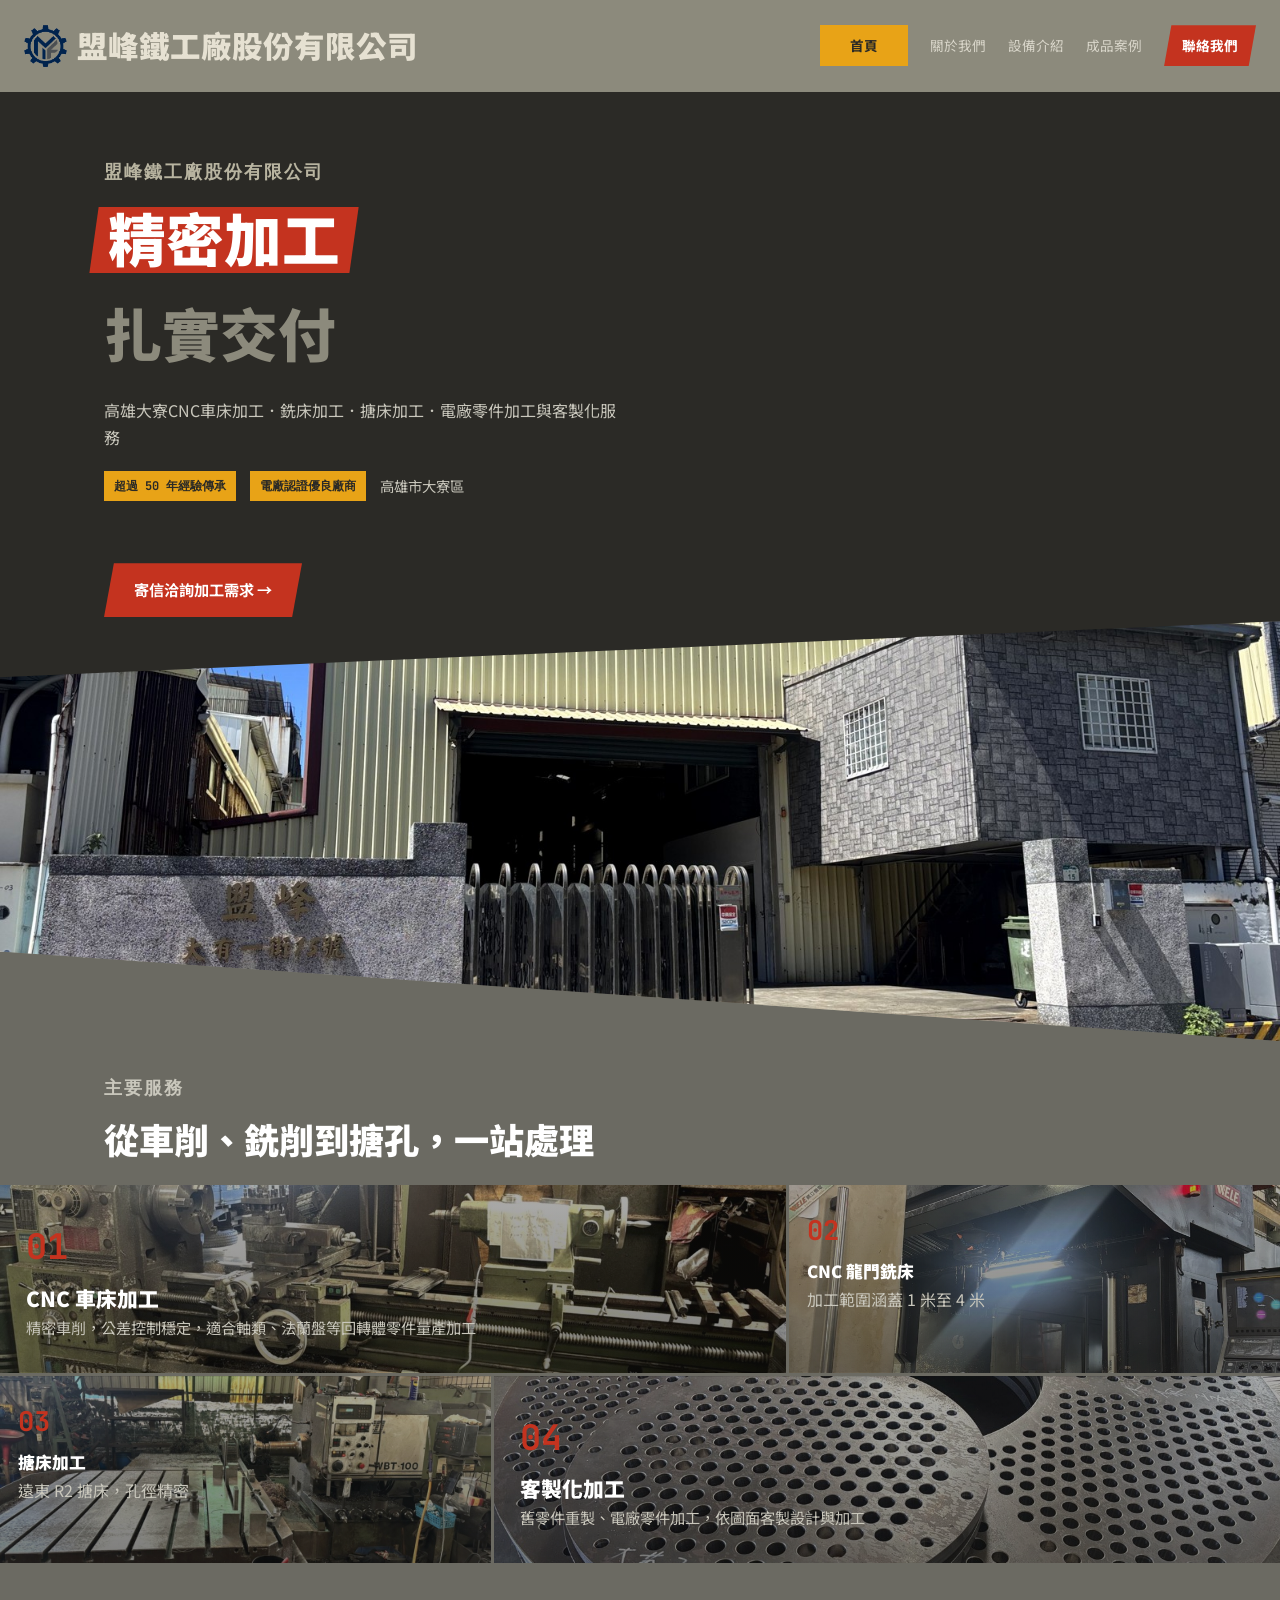
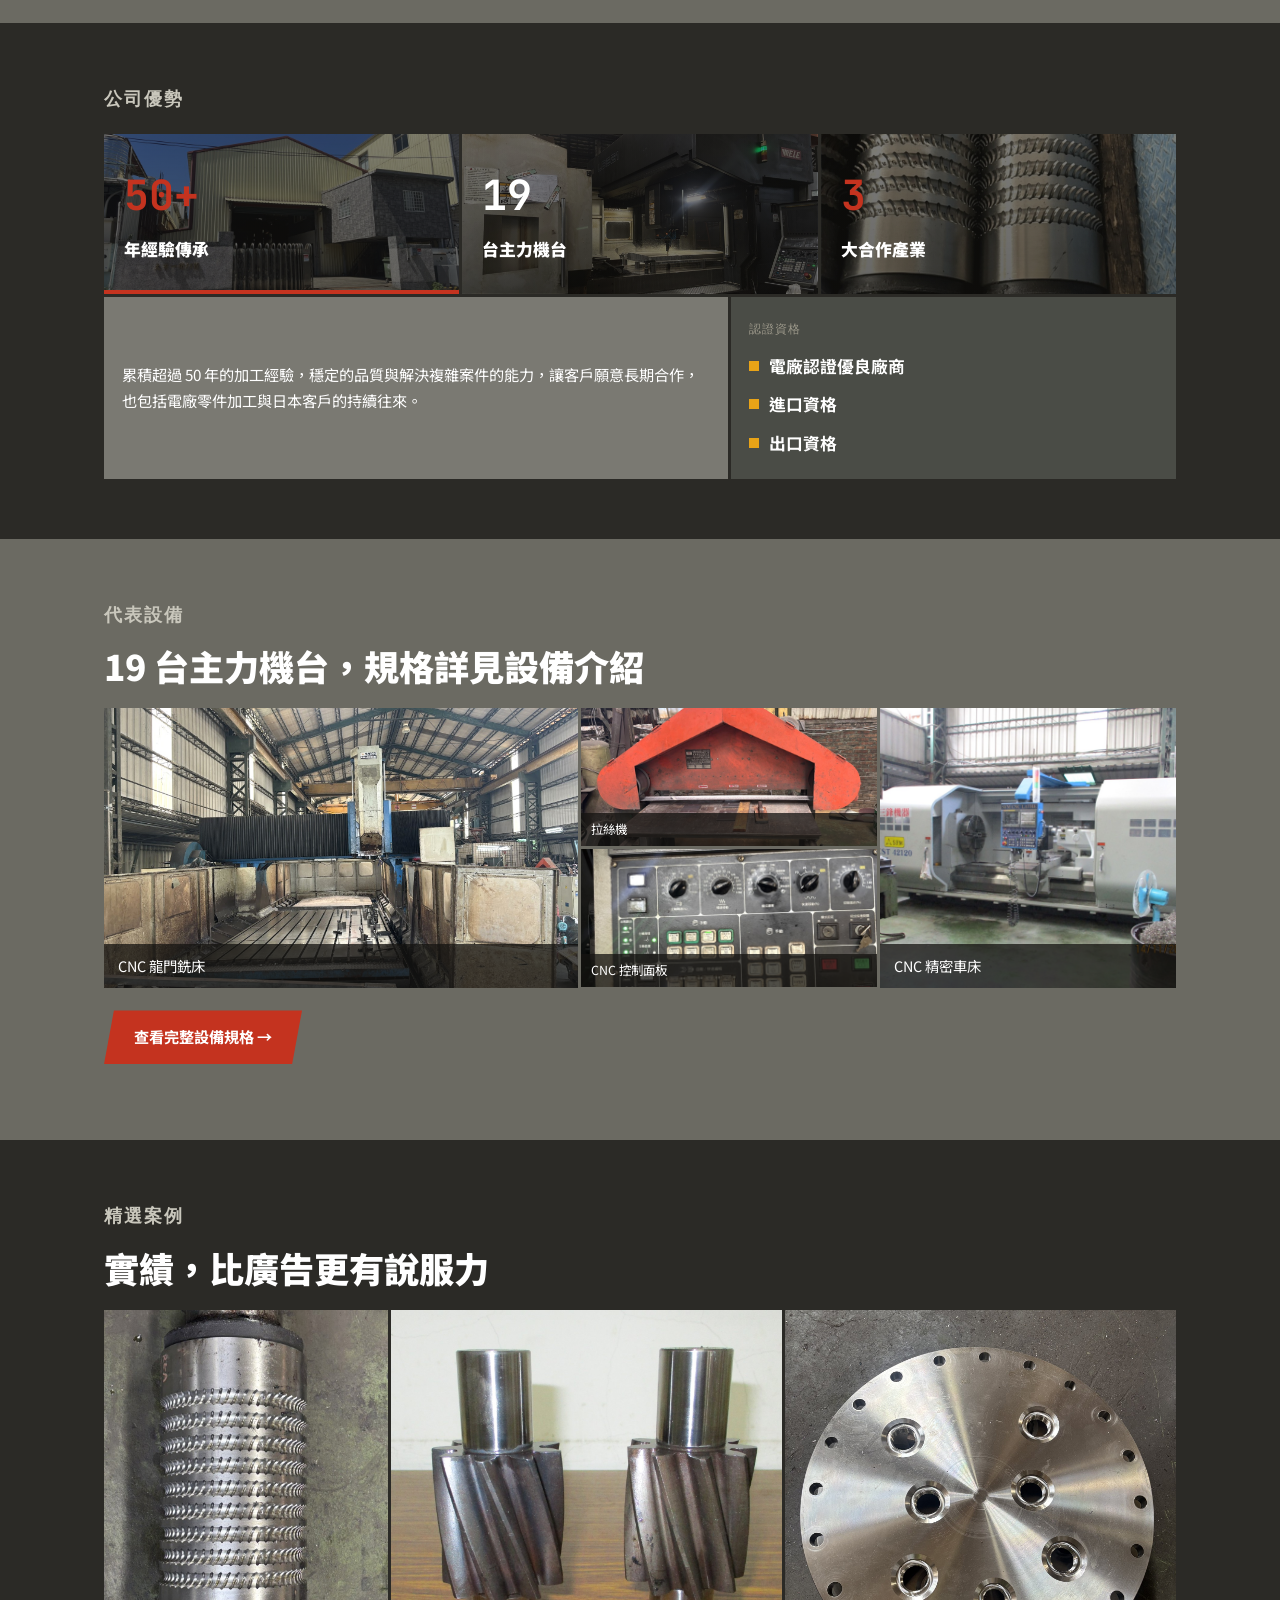
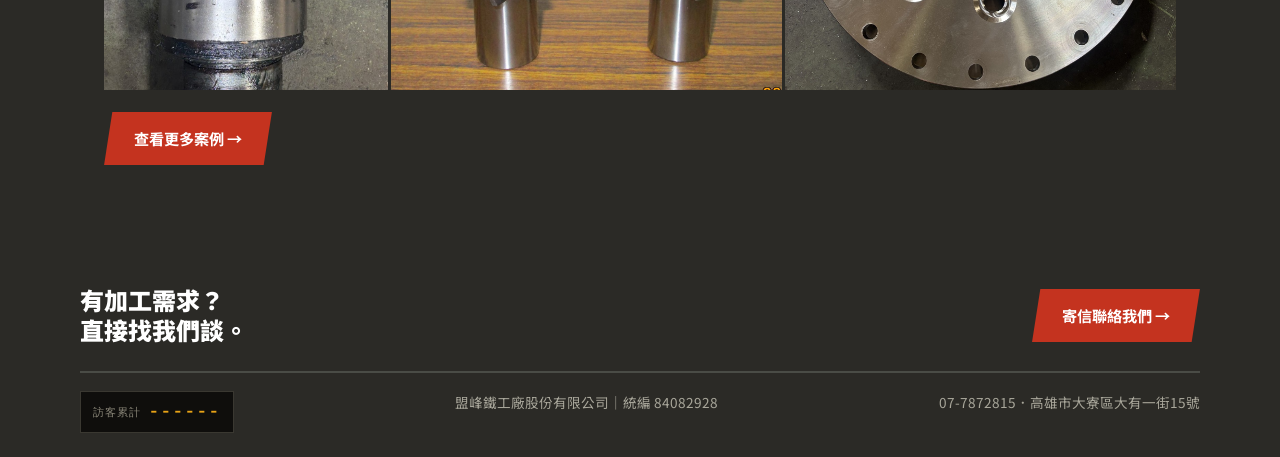
<file: index.html>
<!DOCTYPE html>
<html lang="zh-Hant">
<head>
<!-- Google tag (gtag.js) -->
<script async src="https://www.googletagmanager.com/gtag/js?id=G-X0F6Q9TNQD"></script>
<script>
  window.dataLayer = window.dataLayer || [];
  function gtag(){dataLayer.push(arguments);}
  gtag('js', new Date());
  gtag('config', 'G-X0F6Q9TNQD');
</script>

<meta charset="UTF-8">
<meta name="viewport" content="width=device-width, initial-scale=1.0">
<title>盟峰鐵工廠股份有限公司｜高雄大寮CNC車床加工．銑床加工．搪床加工</title>
<meta name="description" content="盟峰鐵工廠股份有限公司，前身協豐鐵工廠創立於1967年，兩代傳承超過50年，高雄大寮在地機械加工廠，專精 CNC 車床、龍門銑床、搪床加工，電廠認證優良廠商，與日本客戶長期合作。">
<link rel="preconnect" href="https://fonts.googleapis.com">
<link href="https://fonts.googleapis.com/css2?family=Noto+Sans+TC:wght@400;500;700;900&family=JetBrains+Mono:wght@500;700&display=swap" rel="stylesheet">
<link rel="icon" type="image/png" href="images/logo.png?v=2">
<link rel="canonical" href="https://mon-fon.com/">
<meta property="og:type" content="website">
<meta property="og:title" content="盟峰鐵工廠股份有限公司｜高雄大寮CNC車床加工．銑床加工．搪床加工">
<meta property="og:description" content="盟峰鐵工廠股份有限公司，前身協豐鐵工廠創立於1967年，兩代傳承超過50年，高雄大寮在地機械加工廠，專精 CNC 車床、龍門銑床、搪床加工，電廠認證優良廠商，與日本客戶長期合作。">
<meta property="og:url" content="https://mon-fon.com/">
<meta property="og:image" content="https://mon-fon.com/images/logo.png">
<meta property="og:locale" content="zh_TW">
<meta name="twitter:card" content="summary_large_image">
<meta name="twitter:title" content="盟峰鐵工廠股份有限公司｜高雄大寮CNC車床加工．銑床加工．搪床加工">
<meta name="twitter:description" content="盟峰鐵工廠股份有限公司，前身協豐鐵工廠創立於1967年，兩代傳承超過50年，高雄大寮在地機械加工廠，專精 CNC 車床、龍門銑床、搪床加工，電廠認證優良廠商，與日本客戶長期合作。">
<meta name="twitter:image" content="https://mon-fon.com/images/logo.png">
<meta name="theme-color" content="#C4331F">
<meta name="format-detection" content="telephone=no">
<script type="application/ld+json">
{
  "@context": "https://schema.org",
  "@type": "Organization",
  "name": "盟峰鐵工廠股份有限公司",
  "url": "https://mon-fon.com/",
  "logo": "https://mon-fon.com/images/logo.png",
  "image": "https://mon-fon.com/images/logo.png",
  "description": "盟峰鐵工廠股份有限公司，前身協豐鐵工廠創立於1967年，兩代傳承超過50年，高雄大寮在地機械加工廠，專精 CNC 車床、龍門銑床、搪床加工，電廠認證優良廠商。"
}
</script>
<script type="application/ld+json">
{
  "@context": "https://schema.org",
  "@type": "WebSite",
  "name": "盟峰鐵工廠股份有限公司",
  "url": "https://mon-fon.com/",
  "inLanguage": "zh-TW"
}
</script>
<script type="application/ld+json">
{
  "@context": "https://schema.org",
  "@type": "LocalBusiness",
  "name": "盟峰鐵工廠股份有限公司",
  "url": "https://mon-fon.com/",
  "image": "https://mon-fon.com/images/logo.png",
  "telephone": "+886-7-7872815",
  "email": "monfon@seed.net.tw",
  "address": {
    "@type": "PostalAddress",
    "streetAddress": "大有一街15號",
    "addressLocality": "大寮區",
    "addressRegion": "高雄市",
    "addressCountry": "TW"
  },
  "geo": {
    "@type": "GeoCoordinates",
    "latitude": 22.5886138,
    "longitude": 120.4278328
  }
}
</script>
<link rel="stylesheet" href="css/style.css">
</head>
<body>

<nav class="site-nav">
  <a href="index.html" style="display:flex; align-items:center; gap:10px;"><img src="images/logo.png" alt="盟峰鐵工廠" style="height:42px; width:auto; display:block;"><span class="logo">盟峰鐵工廠股份有限公司</span></a>
  <button class="nav-toggle" aria-label="開啟選單">☰</button>
  <div class="nav-links">
    <a href="index.html" class="active">首頁</a>
    <a href="about.html">關於我們</a>
    <a href="equipment.html">設備介紹</a>
    <a href="projects.html">成品案例</a>
    <a href="contact.html" class="nav-cta">聯絡我們</a>
  </div>
</nav>

<section class="hero diag-top" style="background:var(--ink); padding:64px 0 60px; --cut-a:56px; z-index:3;">
  <div class="wrap">
    <div class="eyebrow" style="color:#B8B4A0;">盟峰鐵工廠股份有限公司</div>
    <h1 class="skew-highlight"><span>精密加工</span></h1>
    <h1 style="color:var(--steel-light); margin-top:-6px;">扎實交付</h1>
    <p class="hero-sub" style="color:#C9C7BC; max-width:520px;">高雄大寮CNC車床加工．銑床加工．搪床加工．電廠零件加工與客製化服務</p>
    <div class="hero-meta">
      <span class="tag-credential">超過 50 年經驗傳承</span>
      <span class="tag-credential">電廠認證優良廠商</span>
      <span style="color:#C9C7BC; font-size:0.9rem;">高雄市大寮區</span>
    </div>
    <a href="mailto:monfon@seed.net.tw" class="btn" style="display:inline-block; margin-top:22px;">寄信洽詢加工需求 →</a>
  </div>
</section>

<div class="diag-follow diag-bottom-alt" style="--cut-a:56px; --cut-b:90px; position:relative; z-index:2; min-height:min(46vw,420px); background:var(--steel-light);">
  <img src="images/hero-machining.jpg" alt="加工中的機台" style="position:absolute; inset:0; width:100%; height:100%; object-fit:cover; z-index:0;">
</div>

<section class="bold-section diag-follow-alt" style="--cut-b:90px; padding-top:120px; position:relative; z-index:1;">
  <div class="wrap">
    <div class="eyebrow">主要服務</div>
    <h2>從車削、銑削到搪孔，一站處理</h2>
  </div>
  <div class="tight-grid" style="grid-template-columns:1.6fr 1fr; margin-top:24px;">
    <div class="tight-block" style="padding:32px 26px; position:relative; overflow:hidden; background-image:linear-gradient(rgba(20,19,16,0.35),rgba(20,19,16,0.55)), url('images/svc-lathe-bg.jpg'); background-size:cover; background-position:center;">
      <span class="big-idx" style="font-size:2.2rem;">01</span>
      <h3 style="font-size:1.3rem;">CNC 車床加工</h3>
      <p style="font-size:0.95rem;">精密車削，公差控制穩定，適合軸類、法蘭盤等回轉體零件量產加工</p>
    </div>
    <div class="tight-block raised" style="position:relative; overflow:hidden; background-image:linear-gradient(rgba(20,19,16,0.35),rgba(20,19,16,0.55)), url('images/svc-bg-02.jpg'); background-size:cover; background-position:center;"><span class="big-idx">02</span><h3>CNC 龍門銑床</h3><p style="font-size:1rem;">加工範圍涵蓋 1 米至 4 米</p></div>
  </div>
  <div class="tight-grid" style="grid-template-columns:1fr 1.6fr; margin-top:3px;">
    <div class="tight-block raised" style="position:relative; overflow:hidden; background-image:linear-gradient(rgba(20,19,16,0.35),rgba(20,19,16,0.55)), url('images/svc-bg-03.jpg'); background-size:cover; background-position:center;"><span class="big-idx">03</span><h3>搪床加工</h3><p style="font-size:1rem;">遠東 R2 搪床，孔徑精密</p></div>
    <div class="tight-block" style="padding:32px 26px; position:relative; overflow:hidden; background-image:linear-gradient(rgba(20,19,16,0.35),rgba(20,19,16,0.55)), url('images/svc-bg-perforated.jpg'); background-size:cover; background-position:center;">
      <span class="big-idx" style="font-size:2.2rem;">04</span>
      <h3 style="font-size:1.3rem;">客製化加工</h3>
      <p style="font-size:0.95rem;">舊零件重製、電廠零件加工，依圖面客製設計與加工</p>
    </div>
  </div>
</section>

<section class="bold-section darker">
  <div class="wrap">
    <div class="eyebrow">公司優勢</div>
    <div class="tight-grid" style="grid-template-columns:1fr 1fr 1fr; margin-top:20px;">
      <div class="tight-block" style="border-bottom:4px solid var(--accent); padding:26px 20px; position:relative; overflow:hidden; background-image:linear-gradient(rgba(20,19,16,0.55),rgba(20,19,16,0.65)), url('images/adv-bg-50yr.jpg'); background-size:cover; background-position:center;">
        <span class="big-idx" style="font-size:2.6rem;">50+</span>
        <h3 style="margin-top:2px;">年經驗傳承</h3>
      </div>
      <div class="tight-block raised" style="padding:26px 20px; position:relative; overflow:hidden; background-image:linear-gradient(rgba(20,19,16,0.5),rgba(20,19,16,0.6)), url('images/adv-bg-machines.jpg'); background-size:cover; background-position:center;">
        <span class="big-idx" style="font-size:2.6rem; color:#fff;">19</span>
        <h3 style="margin-top:2px;">台主力機台</h3>
      </div>
      <div class="tight-block" style="padding:26px 20px; position:relative; overflow:hidden; background-image:linear-gradient(rgba(20,19,16,0.55),rgba(20,19,16,0.65)), url('images/adv-bg-partners.jpg'); background-size:cover; background-position:center;">
        <span class="big-idx" style="font-size:2.6rem;">3</span>
        <h3 style="margin-top:2px;">大合作產業</h3>
      </div>
    </div>
    <div class="tight-grid" style="grid-template-columns:1.4fr 1fr; margin-top:3px;">
      <div class="tight-block raised" style="display:flex; align-items:center;">
        <p style="color:#fff; margin:0; font-size:0.95rem; line-height:1.7;">累積超過 50 年的加工經驗，穩定的品質與解決複雜案件的能力，讓客戶願意長期合作，也包括電廠零件加工與日本客戶的持續往來。</p>
      </div>
      <div class="tight-block" style="display:flex; flex-direction:column; justify-content:center;">
        <div style="font-family:var(--font-mono); font-size:0.75rem; color:#9C988A; letter-spacing:1px; margin-bottom:12px;">認證資格</div>
        <div style="display:flex; align-items:center; gap:10px; margin-bottom:10px;">
          <span style="width:10px; height:10px; background:var(--credential); flex-shrink:0;"></span>
          <span style="color:#fff; font-size:1.05rem; font-weight:700;">電廠認證優良廠商</span>
        </div>
        <div style="display:flex; align-items:center; gap:10px; margin-bottom:10px;">
          <span style="width:10px; height:10px; background:var(--credential); flex-shrink:0;"></span>
          <span style="color:#fff; font-size:1.05rem; font-weight:700;">進口資格</span>
        </div>
        <div style="display:flex; align-items:center; gap:10px;">
          <span style="width:10px; height:10px; background:var(--credential); flex-shrink:0;"></span>
          <span style="color:#fff; font-size:1.05rem; font-weight:700;">出口資格</span>
        </div>
      </div>
    </div>
  </div>
</section>

<section class="bold-section">
  <div class="wrap">
    <div class="eyebrow">代表設備</div>
    <h2>19 台主力機台，規格詳見設備介紹</h2>

    <div class="tight-grid" style="grid-template-columns:1.6fr 1fr 1fr; margin-top:20px;">
      <div style="position:relative; height:280px; overflow:hidden;">
        <img src="images/equip-gantry-main.jpg" alt="CNC 龍門銑床" style="width:100%; height:100%; object-fit:cover; display:block;">
        <div style="position:absolute; bottom:0; left:0; right:0; background:rgba(20,19,16,0.75); color:#fff; font-size:0.9rem; padding:10px 14px;">CNC 龍門銑床</div>
      </div>
      <div style="display:flex; flex-direction:column; gap:3px;">
        <div style="position:relative; height:138px; overflow:hidden;">
          <img src="images/equip-carousel-2.jpg" alt="拉絲機" style="width:100%; height:100%; object-fit:cover; display:block;">
          <div style="position:absolute; bottom:0; left:0; right:0; background:rgba(20,19,16,0.75); color:#fff; font-size:0.78rem; padding:6px 10px;">拉絲機</div>
        </div>
        <div style="position:relative; height:138px; overflow:hidden;">
          <img src="images/control-panel.jpg" alt="CNC 控制面板" style="width:100%; height:100%; object-fit:cover; display:block;">
          <div style="position:absolute; bottom:0; left:0; right:0; background:rgba(20,19,16,0.75); color:#fff; font-size:0.78rem; padding:6px 10px;">CNC 控制面板</div>
        </div>
      </div>
      <div style="position:relative; height:280px; overflow:hidden;">
        <img src="images/equip-cnc-lathe.jpg" alt="CNC 精密車床" style="width:100%; height:100%; object-fit:cover; display:block;">
        <div style="position:absolute; bottom:0; left:0; right:0; background:rgba(20,19,16,0.75); color:#fff; font-size:0.9rem; padding:10px 14px;">CNC 精密車床</div>
      </div>
    </div>

    <p style="margin-top:22px;"><a href="equipment.html" class="btn" style="display:inline-block;">查看完整設備規格 →</a></p>
  </div>
</section>

<section class="bold-section darker">
  <div class="wrap">
    <div class="eyebrow">精選案例</div>
    <h2>實績，比廣告更有說服力</h2>
    <div class="tight-grid" style="grid-template-columns:0.8fr 1.1fr 1.1fr; margin-top:20px;">
      <div style="position:relative; overflow:hidden; height:380px; background:var(--steel-dark);">
        <img src="images/case-rollers-12.jpg" alt="軋鋼滾輪" style="width:100%; height:100%; object-fit:cover; display:block;">
      </div>
      <div style="position:relative; overflow:hidden; height:380px; background:var(--steel-dark);">
        <img src="images/case-custom-12.jpg" alt="客製化零件加工" style="width:100%; height:100%; object-fit:cover; display:block;">
      </div>
      <div style="position:relative; overflow:hidden; height:380px; background:var(--steel-dark);">
        <img src="images/case-plant-3.jpg" alt="電廠零件加工" style="width:100%; height:100%; object-fit:cover; display:block;">
      </div>
    </div>
    <p style="margin-top:22px;"><a href="projects.html" class="btn" style="display:inline-block;">查看更多案例 →</a></p>
  </div>
</section>

<footer class="site-footer">
  <div class="wrap" style="padding:0;">
    <div class="footer-cta">
      <h2>有加工需求？<br>直接找我們談。</h2>
      <a href="mailto:monfon@seed.net.tw" class="btn">寄信聯絡我們 →</a>
    </div>
    <div class="footer-rule"></div>
    <div class="footer-info">
      <div class="visitor-scoreboard"><span class="label">訪客累計</span><span class="num" id="visitor-count-num">------</span></div>
      <div>盟峰鐵工廠股份有限公司｜統編 84082928</div>
      <div>07-7872815．高雄市大寮區大有一街15號</div>
    </div>
  </div>
</footer>

<script src="js/main.js"></script>
</body>
</html>
</file>
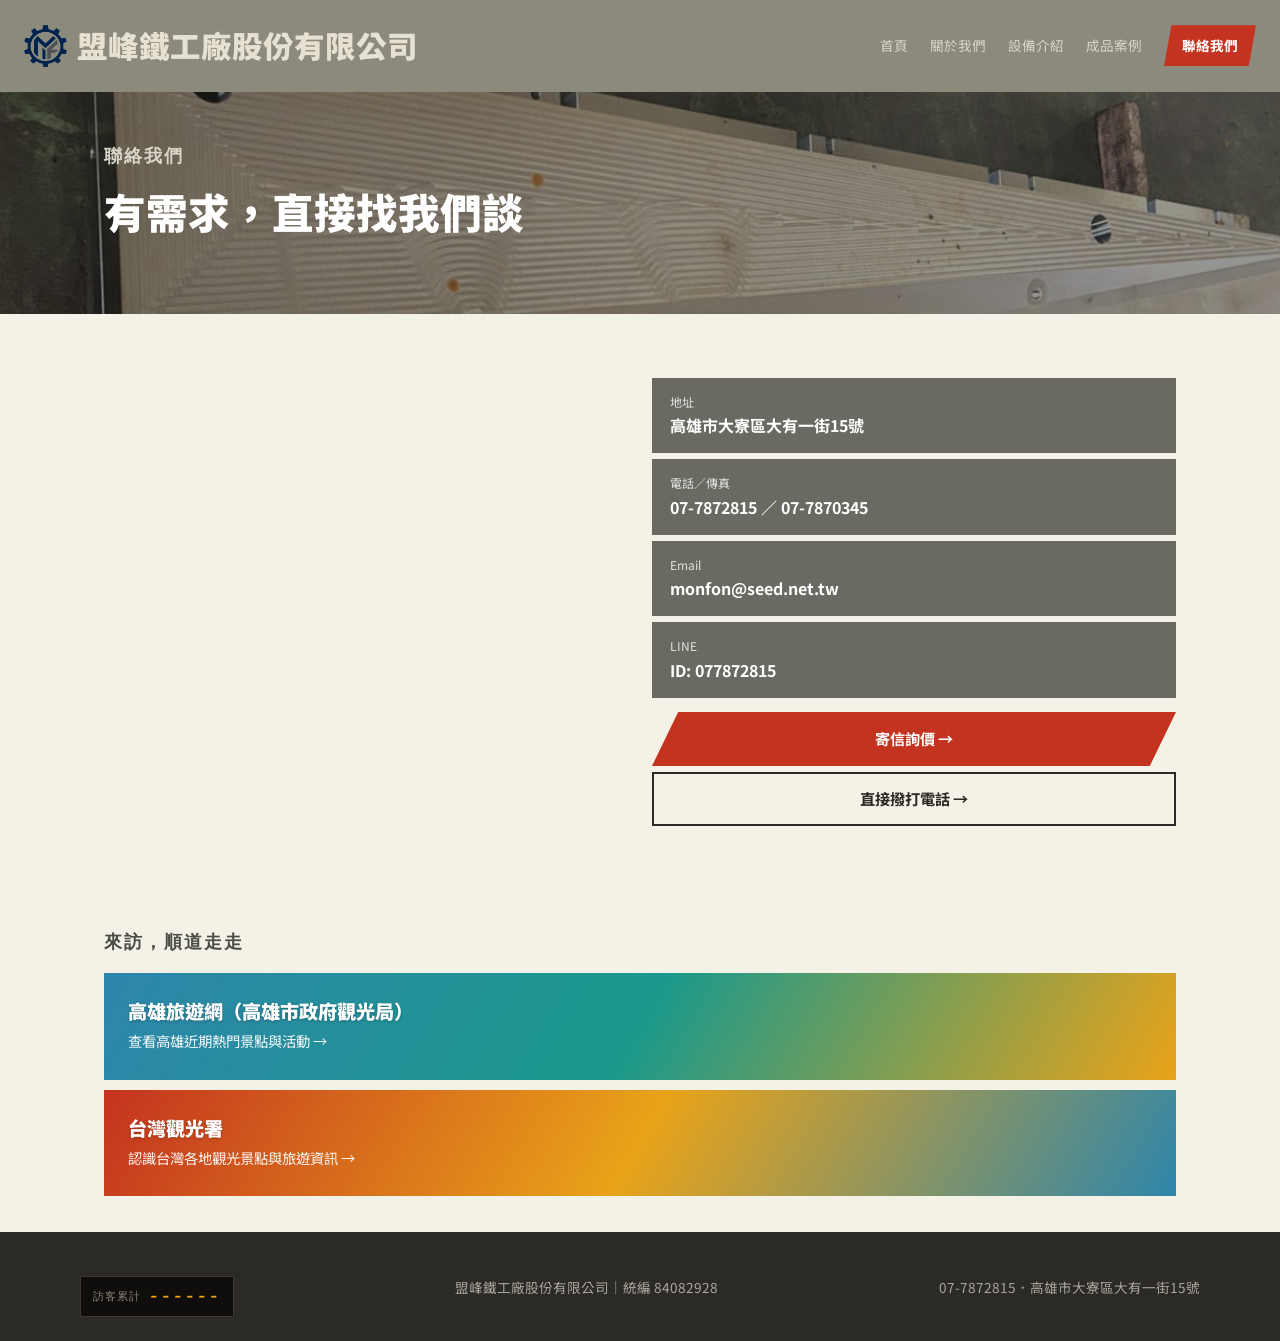
<file: contact.html>
<!DOCTYPE html>
<html lang="zh-Hant">
<head>
<!-- Google tag (gtag.js) -->
<script async src="https://www.googletagmanager.com/gtag/js?id=G-X0F6Q9TNQD"></script>
<script>
  window.dataLayer = window.dataLayer || [];
  function gtag(){dataLayer.push(arguments);}
  gtag('js', new Date());
  gtag('config', 'G-X0F6Q9TNQD');
</script>

<meta charset="UTF-8">
<meta name="viewport" content="width=device-width, initial-scale=1.0">
<title>聯絡我們｜盟峰鐵工廠股份有限公司</title>
<meta name="description" content="盟峰鐵工廠股份有限公司聯絡方式，地址：高雄市大寮區大有一街15號，電話：07-7872815。">
<link rel="preconnect" href="https://fonts.googleapis.com">
<link href="https://fonts.googleapis.com/css2?family=Noto+Sans+TC:wght@400;500;700;900&family=JetBrains+Mono:wght@500;700&display=swap" rel="stylesheet">
<link rel="icon" type="image/png" href="images/logo.png?v=2">
<link rel="canonical" href="https://mon-fon.com/contact.html">
<meta property="og:type" content="website">
<meta property="og:title" content="聯絡我們｜盟峰鐵工廠股份有限公司">
<meta property="og:description" content="盟峰鐵工廠股份有限公司聯絡方式，地址：高雄市大寮區大有一街15號，電話：07-7872815。">
<meta property="og:url" content="https://mon-fon.com/contact.html">
<meta property="og:image" content="https://mon-fon.com/images/logo.png">
<meta property="og:locale" content="zh_TW">
<meta name="twitter:card" content="summary_large_image">
<meta name="twitter:title" content="聯絡我們｜盟峰鐵工廠股份有限公司">
<meta name="twitter:description" content="盟峰鐵工廠股份有限公司聯絡方式，地址：高雄市大寮區大有一街15號，電話：07-7872815。">
<meta name="twitter:image" content="https://mon-fon.com/images/logo.png">
<meta name="theme-color" content="#C4331F">
<meta name="format-detection" content="telephone=no">
<script type="application/ld+json">
{
  "@context": "https://schema.org",
  "@type": "Organization",
  "name": "盟峰鐵工廠股份有限公司",
  "url": "https://mon-fon.com/",
  "logo": "https://mon-fon.com/images/logo.png",
  "image": "https://mon-fon.com/images/logo.png",
  "description": "盟峰鐵工廠股份有限公司，前身協豐鐵工廠創立於1967年，兩代傳承超過50年，高雄大寮在地機械加工廠，專精 CNC 車床、龍門銑床、搪床加工，電廠認證優良廠商。"
}
</script>
<script type="application/ld+json">
{
  "@context": "https://schema.org",
  "@type": "WebSite",
  "name": "盟峰鐵工廠股份有限公司",
  "url": "https://mon-fon.com/",
  "inLanguage": "zh-TW"
}
</script>
<script type="application/ld+json">
{
  "@context": "https://schema.org",
  "@type": "LocalBusiness",
  "name": "盟峰鐵工廠股份有限公司",
  "url": "https://mon-fon.com/",
  "image": "https://mon-fon.com/images/logo.png",
  "telephone": "+886-7-7872815",
  "email": "monfon@seed.net.tw",
  "address": {
    "@type": "PostalAddress",
    "streetAddress": "大有一街15號",
    "addressLocality": "大寮區",
    "addressRegion": "高雄市",
    "addressCountry": "TW"
  },
  "geo": {
    "@type": "GeoCoordinates",
    "latitude": 22.5886138,
    "longitude": 120.4278328
  }
}
</script>
<link rel="stylesheet" href="css/style.css">
</head>
<body>

<nav class="site-nav">
  <a href="index.html" style="display:flex; align-items:center; gap:10px;"><img src="images/logo.png" alt="盟峰鐵工廠" style="height:42px; width:auto; display:block;"><span class="logo">盟峰鐵工廠股份有限公司</span></a>
  <button class="nav-toggle" aria-label="開啟選單">☰</button>
  <div class="nav-links">
    <a href="index.html">首頁</a>
    <a href="about.html">關於我們</a>
    <a href="equipment.html">設備介紹</a>
    <a href="projects.html">成品案例</a>
    <a href="contact.html" class="nav-cta">聯絡我們</a>
  </div>
</nav>

<div class="page-head" style="position:relative; overflow:hidden; background:var(--ink);">
  <img src="images/contact-hero.jpg" alt="盟峰鐵工廠" style="position:absolute; inset:0; width:100%; height:100%; object-fit:cover; opacity:0.5;">
  <div class="wrap" style="position:relative; z-index:1;">
    <div class="eyebrow" style="color:#D8D5C9;">聯絡我們</div>
    <h1>有需求，直接找我們談</h1>
  </div>
</div>

<section class="section">
  <div class="wrap">
    <div class="grid-2" style="align-items:stretch;">

      <!--
        Google 地圖已嵌入盟峰鐵工廠實際地址位置
        如果之後公司位置有變動，把下面 src 網址裡的經緯度換成新地址的座標即可
        (可以到 Google Maps 搜尋新地址、右鍵點「這是哪裡？」就會顯示經緯度)
      -->
      <iframe
        src="https://www.google.com/maps?q=22.5886138,120.4278328&z=17&output=embed"
        style="width:100%; min-height:320px; border:0;"
        allowfullscreen=""
        loading="lazy"
        referrerpolicy="no-referrer-when-downgrade">
      </iframe>

      <div style="display:flex; flex-direction:column; gap:6px;">
        <div style="background:var(--steel); color:#fff; padding:14px 18px;">
          <div style="font-size:0.75rem; opacity:0.8;">地址</div>
          <div style="font-weight:700;">高雄市大寮區大有一街15號</div>
        </div>
        <div style="background:var(--steel); color:#fff; padding:14px 18px;">
          <div style="font-size:0.75rem; opacity:0.8;">電話／傳真</div>
          <div style="font-weight:700;">07-7872815 ／ 07-7870345</div>
        </div>
        <div style="background:var(--steel); color:#fff; padding:14px 18px;">
          <div style="font-size:0.75rem; opacity:0.8;">Email</div>
          <div style="font-weight:700;">monfon@seed.net.tw</div>
        </div>
        <div style="background:var(--steel); color:#fff; padding:14px 18px;">
          <div style="font-size:0.75rem; opacity:0.8;">LINE</div>
          <div style="font-weight:700;">ID: 077872815</div>
        </div>

        <a href="mailto:monfon@seed.net.tw?subject=網站詢價" class="btn" style="text-align:center; margin-top:8px;">寄信詢價 →</a>
        <a href="tel:0777872815" class="btn ghost" style="text-align:center; color:var(--ink) !important; border-color:var(--ink);">直接撥打電話 →</a>
      </div>
    </div>
  </div>
</section>

<!--
  來訪參考：老闆希望連到高雄市官方旅遊網站，不是自己列景點清單，
  之後如果想換成別的官方網站，改這個連結網址就好
-->
<section class="section" style="padding:36px 0;">
  <div class="wrap">
    <div class="eyebrow">來訪，順道走走</div>
    <a href="https://khh.travel/zh-tw/" target="_blank" rel="noopener" style="text-decoration:none; display:block; margin-top:16px; padding:26px 24px; background:linear-gradient(120deg, #2E86AB 0%, #1B998B 50%, #E9A319 100%); position:relative; overflow:hidden;">
      <h3 style="font-size:1.2rem; color:#fff; margin:0 0 6px; text-shadow:0 1px 3px rgba(0,0,0,0.25);">高雄旅遊網（高雄市政府觀光局）</h3>
      <p style="margin:0; font-size:0.9rem; color:#fff; opacity:0.95;">查看高雄近期熱門景點與活動 →</p>
    </a>
    <a href="https://www.taiwan.net.tw/" target="_blank" rel="noopener" style="text-decoration:none; display:block; margin-top:10px; padding:26px 24px; background:linear-gradient(120deg, #C4331F 0%, #E9A319 50%, #2E86AB 100%); position:relative; overflow:hidden;">
      <h3 style="font-size:1.2rem; color:#fff; margin:0 0 6px; text-shadow:0 1px 3px rgba(0,0,0,0.25);">台灣觀光署</h3>
      <p style="margin:0; font-size:0.9rem; color:#fff; opacity:0.95;">認識台灣各地觀光景點與旅遊資訊 →</p>
    </a>
  </div>
</section>

<footer class="site-footer">
  <div class="wrap" style="padding:0;">
    <div class="footer-info" style="margin-top:0;">
      <div class="visitor-scoreboard"><span class="label">訪客累計</span><span class="num" id="visitor-count-num">------</span></div>
      <div>盟峰鐵工廠股份有限公司｜統編 84082928</div>
      <div>07-7872815．高雄市大寮區大有一街15號</div>
    </div>
  </div>
</footer>

<script src="js/main.js"></script>
</body>
</html>
</file>
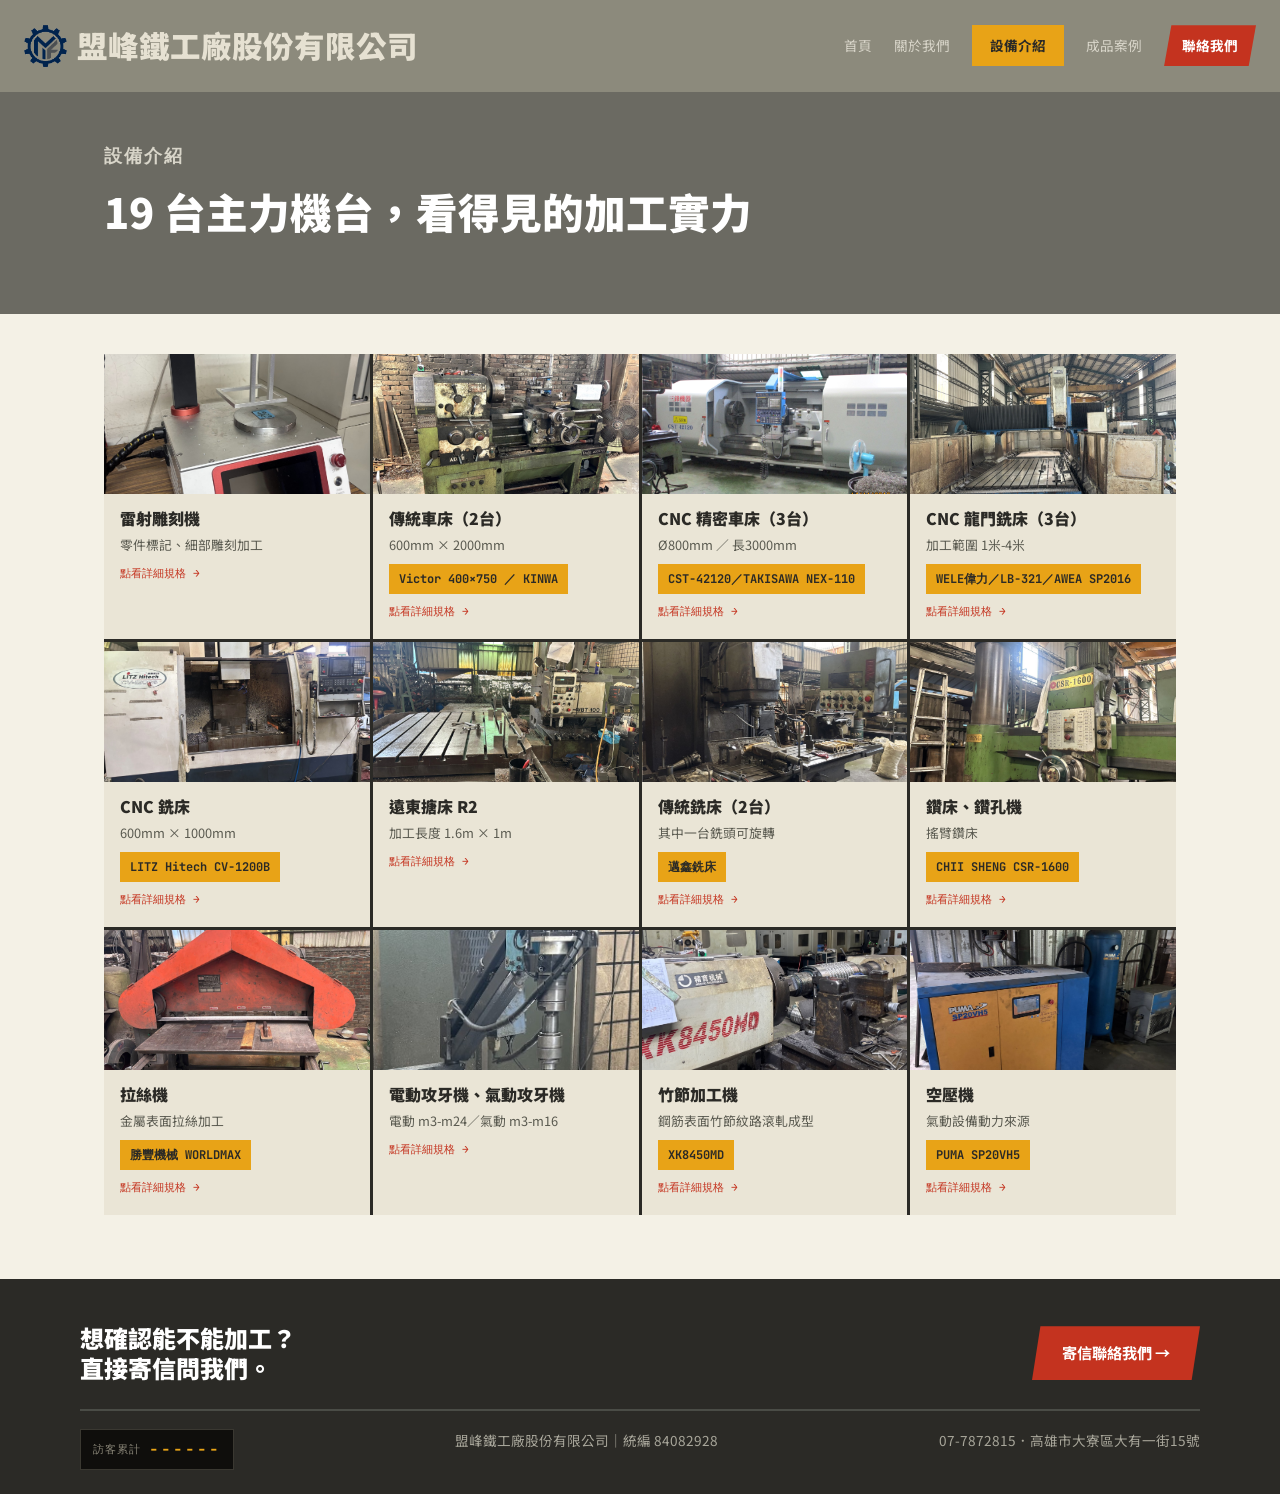
<file: equipment.html>
<!DOCTYPE html>
<html lang="zh-Hant">
<head>
<!-- Google tag (gtag.js) -->
<script async src="https://www.googletagmanager.com/gtag/js?id=G-X0F6Q9TNQD"></script>
<script>
  window.dataLayer = window.dataLayer || [];
  function gtag(){dataLayer.push(arguments);}
  gtag('js', new Date());
  gtag('config', 'G-X0F6Q9TNQD');
</script>

<meta charset="UTF-8">
<meta name="viewport" content="width=device-width, initial-scale=1.0">
<title>設備介紹｜高雄大寮CNC加工廠｜盟峰鐵工廠股份有限公司</title>
<meta name="description" content="盟峰鐵工廠設備介紹：CNC車床、龍門銑床、遠東搪床R2、雷射雕刻機等14項主力機台完整規格，高雄大寮在地機械加工廠。">
<link rel="preconnect" href="https://fonts.googleapis.com">
<link href="https://fonts.googleapis.com/css2?family=Noto+Sans+TC:wght@400;500;700;900&family=JetBrains+Mono:wght@500;700&display=swap" rel="stylesheet">
<link rel="icon" type="image/png" href="images/logo.png?v=2">
<link rel="canonical" href="https://mon-fon.com/equipment.html">
<meta property="og:type" content="website">
<meta property="og:title" content="設備介紹｜盟峰鐵工廠股份有限公司">
<meta property="og:description" content="盟峰鐵工廠設備介紹：CNC車床、龍門銑床、遠東搪床R2、雷射雕刻機等14項主力機台完整規格，高雄大寮在地機械加工廠。">
<meta property="og:url" content="https://mon-fon.com/equipment.html">
<meta property="og:image" content="https://mon-fon.com/images/logo.png">
<meta property="og:locale" content="zh_TW">
<meta name="twitter:card" content="summary_large_image">
<meta name="twitter:title" content="設備介紹｜盟峰鐵工廠股份有限公司">
<meta name="twitter:description" content="盟峰鐵工廠設備介紹：CNC車床、龍門銑床、遠東搪床R2、雷射雕刻機等19台主力機台完整規格，高雄大寮在地機械加工廠。">
<meta name="twitter:image" content="https://mon-fon.com/images/logo.png">
<meta name="theme-color" content="#C4331F">
<meta name="format-detection" content="telephone=no">
<script type="application/ld+json">
{
  "@context": "https://schema.org",
  "@type": "Organization",
  "name": "盟峰鐵工廠股份有限公司",
  "url": "https://mon-fon.com/",
  "logo": "https://mon-fon.com/images/logo.png",
  "image": "https://mon-fon.com/images/logo.png",
  "description": "盟峰鐵工廠股份有限公司，前身協豐鐵工廠創立於1967年，兩代傳承超過50年，高雄大寮在地機械加工廠，專精 CNC 車床、龍門銑床、搪床加工，電廠認證優良廠商。"
}
</script>
<script type="application/ld+json">
{
  "@context": "https://schema.org",
  "@type": "WebSite",
  "name": "盟峰鐵工廠股份有限公司",
  "url": "https://mon-fon.com/",
  "inLanguage": "zh-TW"
}
</script>
<script type="application/ld+json">
{
  "@context": "https://schema.org",
  "@type": "LocalBusiness",
  "name": "盟峰鐵工廠股份有限公司",
  "url": "https://mon-fon.com/",
  "image": "https://mon-fon.com/images/logo.png",
  "telephone": "+886-7-7872815",
  "email": "monfon@seed.net.tw",
  "address": {
    "@type": "PostalAddress",
    "streetAddress": "大有一街15號",
    "addressLocality": "大寮區",
    "addressRegion": "高雄市",
    "addressCountry": "TW"
  },
  "geo": {
    "@type": "GeoCoordinates",
    "latitude": 22.5886138,
    "longitude": 120.4278328
  }
}
</script>
<link rel="stylesheet" href="css/style.css">
</head>
<body>

<nav class="site-nav">
  <a href="index.html" style="display:flex; align-items:center; gap:10px;"><img src="images/logo.png" alt="盟峰鐵工廠" style="height:42px; width:auto; display:block;"><span class="logo">盟峰鐵工廠股份有限公司</span></a>
  <button class="nav-toggle" aria-label="開啟選單">☰</button>
  <div class="nav-links">
    <a href="index.html">首頁</a>
    <a href="about.html">關於我們</a>
    <a href="equipment.html" class="active">設備介紹</a>
    <a href="projects.html">成品案例</a>
    <a href="contact.html" class="nav-cta">聯絡我們</a>
  </div>
</nav>

<div class="page-head">
  <div class="wrap">
    <div class="eyebrow" style="color:#D8D5C9;">設備介紹</div>
    <h1>19 台主力機台，看得見的加工實力</h1>
  </div>
</div>

<!--
  ============================================================
  設備資料都寫在下面這個 EQUIPMENT 陣列裡，不在 HTML 裡面重複寫。
  之後要新增/修改設備，只要改這個陣列就好，網格跟彈出視窗會自動產生。

  每一台的欄位：
    name  = 設備名稱（一定要有）
    model = 型號（沒有就留空字串 ""）
    spec  = 簡短規格，會顯示在卡片上
    detail = 完整說明，點開才會顯示（可以寫更多字）
    photo = 之後放照片檔名，例如 "images/cnc-lathe.jpg"，現在先留空用色塊佔位
  ============================================================
-->
<script>
const EQUIPMENT = [
  { name: "雷射雕刻機", model: "", spec: "零件標記、細部雕刻加工", detail: "用於零件表面標記與細部雕刻加工，可標示型號、批號等資訊。", photos: ["equip-laser.jpg"] },
  { name: "傳統車床（2台）", model: "Victor 400×750 ／ KINWA", spec: "600mm × 2000mm", detail: "兩台傳統車床（Victor 400×750、KINWA金華），加工尺寸 600mm × 2000mm，適合中大型軸類零件車削。", photos: ["equip-old-lathe.jpg","equip-old-lathe-2.jpg"] },
  { name: "CNC 精密車床（3台）", model: "CST-42120／TAKISAWA NEX-110", spec: "Ø800mm ／ 長3000mm", detail: "三台 CNC 精密車床（CST-42120、TAKISAWA NEX-110），最大加工直徑 800mm，長度可達 3000mm，公差控制穩定，適合精密軸類、法蘭類零件量產加工。", photos: ["equip-cnc-lathe.jpg","equip-lathe-nex110.jpg"] },
  { name: "CNC 龍門銑床（3台）", model: "WELE偉力／LB-321／AWEA SP2016", spec: "加工範圍 1米-4米", detail: "三台龍門銑床（WELE偉力、LB-321、AWEA SP2016），分別為 2-3米、1-2米、3-4米三種加工範圍規格，因應不同尺寸的大型工件銑削需求。", photos: ["equip-gantry-main.jpg","equip-gantry-lb321.jpg","equip-gantry-3.jpg"] },
  { name: "CNC 銑床", model: "LITZ Hitech CV-1200B", spec: "600mm × 1000mm", detail: "LITZ Hitech CV-1200B，可依圖面加工各式金屬零件與客製化工件。", photos: ["equip-mill-litz.jpg","control-panel.jpg","tool-head.jpg"] },
  { name: "遠東搪床 R2", model: "", spec: "加工長度 1.6m × 1m", detail: "遠東搪床 R2，專精孔徑精密搪孔加工，加工長度 1.6m × 1m，適合高精度孔位要求的零件。", photos: ["equip-boring.jpg"] },
  { name: "傳統銑床（2台）", model: "邁鑫銑床", spec: "其中一台銑頭可旋轉", detail: "兩台傳統銑床（邁鑫銑床），其中一台銑頭可旋轉，加工角度更有彈性，適合特殊角度銑削需求。", photos: ["equip-mill-old-2.jpg","equip-mill-old-3.jpg"] },
  { name: "鑽床、鑽孔機", model: "CHII SHENG CSR-1600", spec: "搖臂鑽床", detail: "CHII SHENG CSR-1600 搖臂鑽床，處理各類鑽孔加工需求。", photos: ["equip-drill.jpg"] },
  { name: "拉絲機", model: "勝豐機械 WORLDMAX", spec: "金屬表面拉絲加工", detail: "勝豐機械廠 WORLDMAX 寬帶研磨機，用於金屬表面拉絲處理，呈現一致的表面紋理效果。", photos: ["equip-carousel-2.jpg"] },
  { name: "電動攻牙機、氣動攻牙機", model: "", spec: "電動 m3-m24／氣動 m3-m16", detail: "電動攻牙機加工範圍 m3 至 m24，氣動攻牙機加工範圍 m3 至 m16，依工件材質與孔徑選擇合適設備進行螺紋攻牙。", photos: ["equip-tapper.jpg","equip-tapper-pneumatic.jpg"] },
  { name: "竹節加工機", model: "XK8450MD", spec: "鋼筋表面竹節紋路滾軋成型", detail: "XK8450MD，滾軋成型鋼筋表面竹節狀橫肋紋路，強化鋼筋與混凝土之間的握裹力，提升結構接合強度。", photos: ["equip-rebar.jpg","equip-rebar-product.jpg"] },
  { name: "空壓機", model: "PUMA SP20VH5", spec: "氣動設備動力來源", detail: "PUMA SP20VH5，廠內氣動工具與設備的空壓動力來源，確保氣動攻牙機等設備穩定運作。", photos: ["equip-compressor.jpg"] }
];

function renderEquipment() {
  const grid = document.getElementById('equip-grid');
  EQUIPMENT.forEach((item, i) => {
    const firstPhoto = item.photos && item.photos[0];
    const card = document.createElement('div');
    card.className = 'equip-card';
    card.innerHTML = `
      <div class="equip-photo" style="${firstPhoto ? `background-image:url('images/${firstPhoto}'); background-size:cover; background-position:center;` : ''}">${firstPhoto ? '' : '待替換：' + item.name + '照片'}</div>
      <div class="equip-body">
        <h3>${item.name}</h3>
        <p class="spec-preview">${item.spec}</p>
        ${item.model ? `<span class="tag-credential" style="margin-top:8px; display:inline-block;">${item.model}</span>` : ''}
        <span class="click-hint">點看詳細規格 →</span>
      </div>
    `;
    card.addEventListener('click', () => openModal(i));
    grid.appendChild(card);
  });
}

let modalPhotoIndex = 0;
function openModal(i) {
  const item = EQUIPMENT[i];
  document.getElementById('equip-modal').dataset.itemIndex = i;
  modalPhotoIndex = 0;
  document.getElementById('modal-title').textContent = item.name;
  document.getElementById('modal-model').textContent = item.model ? item.model : '';
  document.getElementById('modal-model').style.display = item.model ? 'inline-block' : 'none';
  document.getElementById('modal-detail').textContent = item.detail;
  updateModalPhoto();
  document.getElementById('equip-modal').classList.add('open');
}
function updateModalPhoto() {
  const i = parseInt(document.getElementById('equip-modal').dataset.itemIndex, 10);
  const item = EQUIPMENT[i];
  const photos = item.photos || [];
  const modalPhoto = document.getElementById('modal-photo');
  const placeholder = document.getElementById('modal-photo-placeholder');
  const nav = document.getElementById('modal-photo-nav');
  if (photos.length > 0) {
    modalPhoto.style.backgroundImage = `url('images/${photos[modalPhotoIndex]}')`;
    modalPhoto.style.backgroundSize = 'contain';
    modalPhoto.style.backgroundRepeat = 'no-repeat';
    modalPhoto.style.backgroundPosition = 'center';
    placeholder.textContent = '';
  } else {
    modalPhoto.style.backgroundImage = '';
    placeholder.textContent = '待替換：' + item.name + '照片（可放大圖）';
  }
  nav.style.display = photos.length > 1 ? 'flex' : 'none';
  const countEl = document.getElementById('modal-photo-count');
  if (photos.length > 1) {
    countEl.style.display = 'block';
    countEl.textContent = (modalPhotoIndex + 1) + ' / ' + photos.length;
  } else {
    countEl.style.display = 'none';
  }
}
function modalPhotoMove(dir) {
  const i = parseInt(document.getElementById('equip-modal').dataset.itemIndex, 10);
  const photos = EQUIPMENT[i].photos || [];
  modalPhotoIndex = (modalPhotoIndex + dir + photos.length) % photos.length;
  updateModalPhoto();
}
function closeModal() {
  document.getElementById('equip-modal').classList.remove('open');
}

document.addEventListener('DOMContentLoaded', renderEquipment);
</script>

<section class="section" style="padding-top:40px;">
  <div class="wrap">
    <div id="equip-grid" class="equip-grid"></div>
  </div>
</section>

<!-- 彈出視窗：點卡片後顯示詳細內容 -->
<div id="equip-modal" class="equip-modal" onclick="if(event.target===this) closeModal()">
  <div class="equip-modal-box" style="position:relative;">
    <button class="equip-modal-close" onclick="closeModal()">✕</button>
    <div id="modal-photo" class="modal-photo" style="position:relative;">
      <div id="modal-photo-placeholder"></div>
      <div id="modal-photo-nav" style="display:none; position:absolute; inset:0; align-items:center; justify-content:space-between; padding:0 10px;">
        <button onclick="modalPhotoMove(-1)" style="background:rgba(20,19,16,0.6); color:#fff; border:none; width:32px; height:32px; cursor:pointer;">‹</button>
        <button onclick="modalPhotoMove(1)" style="background:rgba(20,19,16,0.6); color:#fff; border:none; width:32px; height:32px; cursor:pointer;">›</button>
      </div>
      <span id="modal-photo-count" style="position:absolute; bottom:8px; right:8px; background:rgba(20,19,16,0.7); color:#fff; font-family:var(--font-mono); font-size:0.7rem; padding:3px 8px; display:none;"></span>
    </div>
    <div class="modal-body">
      <h3 id="modal-title"></h3>
      <span id="modal-model" class="tag-credential" style="margin-bottom:12px; display:inline-block;"></span>
      <p id="modal-detail" style="color:#4A4A42; line-height:1.8;"></p>
    </div>
  </div>
</div>

<footer class="site-footer">
  <div class="wrap" style="padding:0;">
    <div class="footer-cta">
      <h2>想確認能不能加工？<br>直接寄信問我們。</h2>
      <a href="mailto:monfon@seed.net.tw" class="btn">寄信聯絡我們 →</a>
    </div>
    <div class="footer-rule"></div>
    <div class="footer-info">
      <div class="visitor-scoreboard"><span class="label">訪客累計</span><span class="num" id="visitor-count-num">------</span></div>
      <div>盟峰鐵工廠股份有限公司｜統編 84082928</div>
      <div>07-7872815．高雄市大寮區大有一街15號</div>
    </div>
  </div>
</footer>

<script src="js/main.js"></script>
</body>
</html>
</file>
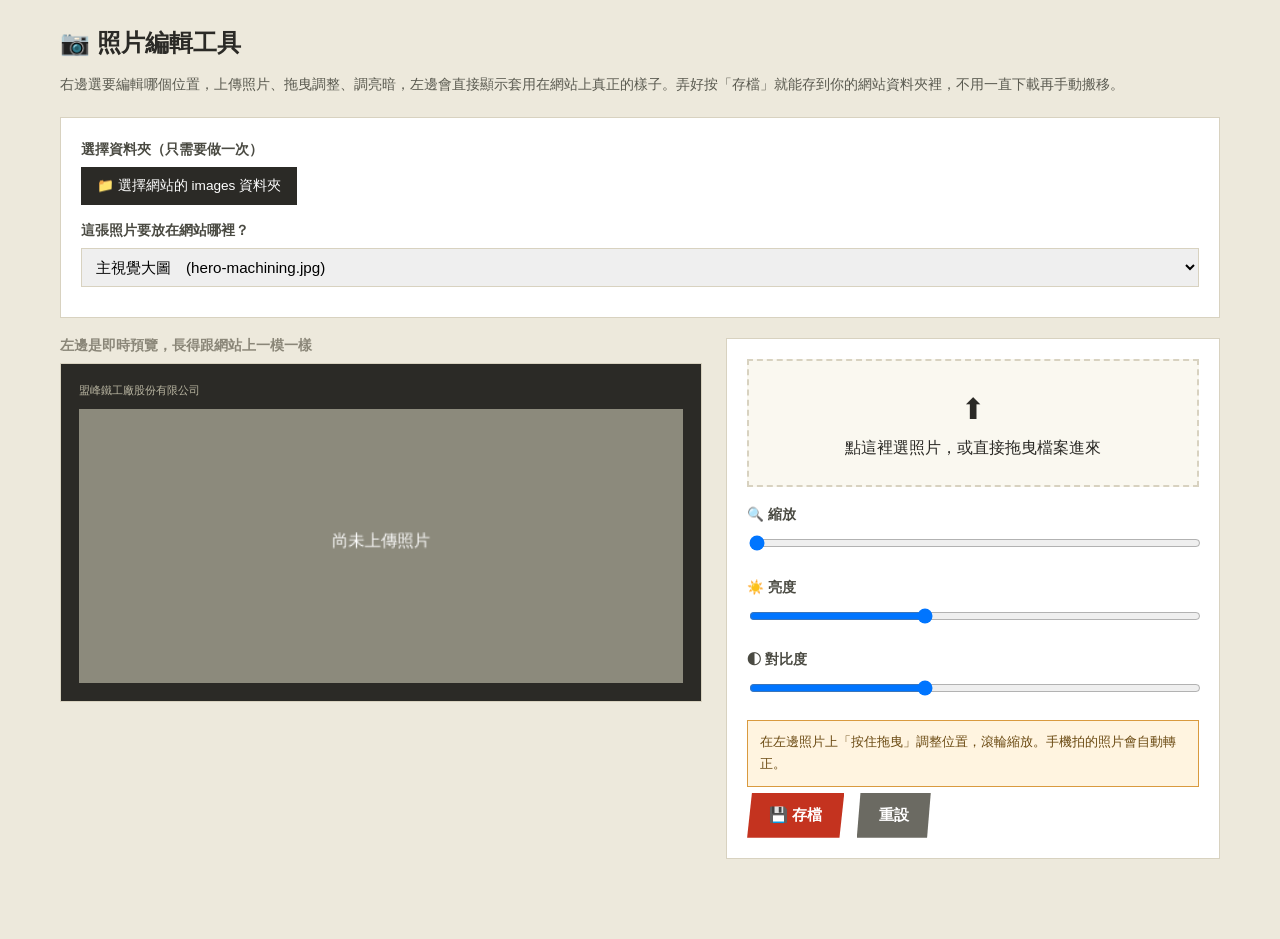
<file: photo-editor.html>
<!DOCTYPE html>
<html lang="zh-Hant">
<head>
<!-- Google tag (gtag.js) -->
<script async src="https://www.googletagmanager.com/gtag/js?id=G-X0F6Q9TNQD"></script>
<script>
  window.dataLayer = window.dataLayer || [];
  function gtag(){dataLayer.push(arguments);}
  gtag('js', new Date());
  gtag('config', 'G-X0F6Q9TNQD');
</script>

<meta charset="UTF-8">
<meta name="viewport" content="width=device-width, initial-scale=1.0">
<title>照片編輯工具｜盟峰鐵工廠網站專用</title>
<link rel="stylesheet" href="css/style.css">
<style>
  body{ background:#EDE9DC; font-family:'Microsoft JhengHei','PingFang TC',sans-serif; }
  .tool-wrap{ max-width:1200px; margin:0 auto; padding:28px 20px 60px; }
  .tool-header h1{ font-size:1.5rem; margin:0 0 6px; color:var(--ink); }
  .tool-header p{ color:#5A5A50; font-size:0.9rem; margin-bottom:20px; }
  .panel{ background:#fff; border:1px solid #D8D2C0; padding:20px; margin-bottom:20px; }
  label{ display:block; font-weight:700; font-size:0.85rem; margin-bottom:6px; color:#4A4A42; }
  select{ width:100%; padding:9px 10px; border:1px solid #D8D2C0; font-size:0.95rem; margin-bottom:10px; font-family:inherit; }
  .save-status{ font-size:0.82rem; padding:8px 10px; margin-bottom:10px; display:none; }
  .save-status.ok{ background:#E3F2E1; color:#2E6B2E; display:block; }
  .save-status.warn{ background:#FFF4E0; color:#6b4a12; display:block; }
  .main-area{ display:flex; gap:24px; flex-wrap:wrap; align-items:flex-start; }
  .preview-col{ flex:1.3; min-width:320px; }
  .preview-col h3{ font-size:0.85rem; color:#8A8678; margin:0 0 8px; font-weight:700; }
  .live-frame{ border:1px solid #D8D2C0; overflow:hidden; background:#fff; }
  .control-col{ flex:1; min-width:260px; }
  .upload-box{
    border:2px dashed #D8D2C0; padding:24px; text-align:center; margin-bottom:16px; cursor:pointer; background:#FAF8F0;
  }
  .upload-box:hover{ border-color:var(--accent); }
  .slider-row{ margin-bottom:16px; }
  input[type=range]{ width:100%; }
  .btn{
    display:inline-block; background:var(--accent); color:#fff; border:none;
    padding:12px 22px; font-size:0.95rem; font-weight:700; cursor:pointer; margin-top:6px; margin-right:8px;
  }
  .btn:hover{ background:#9C2717; }
  .btn.secondary{ background:var(--steel); }
  .canvas-drag{ position:relative; cursor:grab; touch-action:none; }
  .canvas-drag:active{ cursor:grabbing; }
  canvas{ display:block; width:100%; height:auto; }
  .note{ background:#FFF4E0; border:1px solid #D99A3F; padding:10px 12px; font-size:0.82rem; color:#6b4a12; margin-top:12px; }
  .folder-btn{ background:var(--ink); color:#fff; border:none; padding:10px 16px; font-size:0.85rem; cursor:pointer; margin-bottom:14px; }
  .folder-btn:hover{ background:#000; }
</style>
</head>
<body>
<div class="tool-wrap">
  <div class="tool-header">
    <h1>📷 照片編輯工具</h1>
    <p>右邊選要編輯哪個位置，上傳照片、拖曳調整、調亮暗，左邊會直接顯示套用在網站上真正的樣子。弄好按「存檔」就能存到你的網站資料夾裡，不用一直下載再手動搬移。</p>
  </div>

  <div class="panel">
    <label>選擇資料夾（只需要做一次）</label>
    <button class="folder-btn" id="pickFolderBtn">📁 選擇網站的 images 資料夾</button>
    <div class="save-status" id="folderStatus"></div>

    <label>這張照片要放在網站哪裡？</label>
    <select id="slotSelect"></select>
  </div>

  <div class="main-area">
    <div class="preview-col">
      <h3>左邊是即時預覽，長得跟網站上一模一樣</h3>
      <div class="live-frame" id="liveFrame"></div>
    </div>

    <div class="control-col">
      <div class="panel">
        <div class="upload-box" id="uploadBox">
          <div style="font-size:1.8rem;">⬆</div>
          <div>點這裡選照片，或直接拖曳檔案進來</div>
          <input type="file" id="fileInput" accept="image/*" style="display:none;">
        </div>

        <label>🔍 縮放</label>
        <div class="slider-row"><input type="range" id="zoomSlider" min="100" max="400" value="100"></div>
        <label>☀️ 亮度</label>
        <div class="slider-row"><input type="range" id="brightSlider" min="50" max="180" value="100"></div>
        <label>◐ 對比度</label>
        <div class="slider-row"><input type="range" id="contrastSlider" min="50" max="180" value="100"></div>

        <div class="note">在左邊照片上「按住拖曳」調整位置，滾輪縮放。手機拍的照片會自動轉正。</div>

        <button class="btn" id="saveBtn">💾 存檔</button>
        <button class="btn secondary" id="resetBtn">重設</button>
      </div>
    </div>
  </div>

  <div class="panel" id="equipHelpPanel" style="display:none;">
    <label style="margin-bottom:8px;">這台設備目前還沒有指定檔名</label>
    <p style="font-size:0.85rem; color:#5A5A50;">
      存檔之後，打開 <code>equipment.html</code>，找到清單裡「<b id="equipNameShow"></b>」那一行，
      把 <code>photos: []</code> 改成 <code>photos: ["<span id="equipFileShow"></span>"]</code>，存檔就完成了。
      如果不想碰程式碼，把檔名跟設備名稱告訴我，我幫你接上去。
    </p>
  </div>
</div>

<script>
// ============================================================
// 每個「位置」的設定：檔名、比例、以及左邊要怎麼模擬顯示
// ============================================================
const SLOTS = [
  { group:"首頁", label:"主視覺大圖", file:"hero-machining.jpg", ratio:2.2,
    frame:'nav-hero-dark' },
  { group:"首頁", label:"服務區塊－CNC車床加工背景", file:"case-custom-2.jpg", ratio:1.0,
    frame:'service-block' },
  { group:"首頁", label:"服務區塊－客製化加工背景", file:"case-plant-3.jpg", ratio:1.0,
    frame:'service-block' },
  { group:"首頁", label:"代表設備輪播①", file:"equip-carousel-1.jpg", ratio:1.6, frame:'carousel' },
  { group:"首頁", label:"代表設備輪播②", file:"equip-carousel-2.jpg", ratio:1.6, frame:'carousel' },
  { group:"首頁", label:"代表設備輪播③", file:"control-panel.jpg", ratio:1.6, frame:'carousel' },

  { group:"關於我們", label:"頁面大圖", file:"about-factory.jpg", ratio:2.8, frame:'about-hero' },
  { group:"關於我們", label:"招牌照片", file:"nameplate.jpg", ratio:0.75, frame:'nameplate' },
  { group:"關於我們", label:"現場實景①", file:"worker-action.jpg", ratio:1.18, frame:'scroll-item' },
  { group:"關於我們", label:"現場實景②", file:"exterior-1.jpg", ratio:1.18, frame:'scroll-item' },
  { group:"關於我們", label:"現場實景③", file:"exterior-2.jpg", ratio:1.18, frame:'scroll-item' },
  { group:"關於我們", label:"現場實景④（新增）", file:"scene-4.jpg", ratio:1.18, frame:'scroll-item' },
  { group:"關於我們", label:"現場實景⑤（新增）", file:"scene-5.jpg", ratio:1.18, frame:'scroll-item' },

  { group:"聯絡我們", label:"頁首背景", file:"exterior-2.jpg", ratio:2.6, frame:'contact-hero' },

  { group:"成品案例－軋鋼滾輪", label:"照片①", file:"case-rollers.jpg", ratio:1.33, frame:'case-grid' },
  { group:"成品案例－軋鋼滾輪", label:"照片②", file:"case-rollers-3.jpg", ratio:1.33, frame:'case-grid' },
  { group:"成品案例－軋鋼滾輪", label:"照片③（新增）", file:"case-rollers-5.jpg", ratio:1.33, frame:'case-grid' },
  { group:"成品案例－電廠零件", label:"照片①", file:"case-plant.jpg", ratio:1.33, frame:'case-grid' },
  { group:"成品案例－電廠零件", label:"照片②", file:"case-plant-4.jpg", ratio:1.33, frame:'case-grid' },
  { group:"成品案例－電廠零件", label:"照片③（新增）", file:"case-plant-5.jpg", ratio:1.33, frame:'case-grid' },
  { group:"成品案例－客製化零件", label:"照片①", file:"case-custom.jpg", ratio:1.33, frame:'case-grid' },
  { group:"成品案例－客製化零件", label:"照片②", file:"case-custom-3.jpg", ratio:1.33, frame:'case-grid' },
  { group:"成品案例－客製化零件", label:"照片③（新增）", file:"case-custom-5.jpg", ratio:1.33, frame:'case-grid' },

  { group:"設備介紹", label:"雷射雕刻機①", file:"equip-laser.jpg", ratio:1.33, frame:'equip-card', equip:"雷射雕刻機", noCrop:true },
  { group:"設備介紹", label:"雷射雕刻機②（新增）", file:"equip-laser-2.jpg", ratio:1.33, frame:'equip-card', equip:"雷射雕刻機", noCrop:true, needsWiring:true },
  { group:"設備介紹", label:"傳統車床①", file:"equip-old-lathe.jpg", ratio:1.33, frame:'equip-card', equip:"傳統車床（2台）", noCrop:true },
  { group:"設備介紹", label:"傳統車床②（新增）", file:"equip-old-lathe-2.jpg", ratio:1.33, frame:'equip-card', equip:"傳統車床（2台）", noCrop:true, needsWiring:true },
  { group:"設備介紹", label:"CNC精密車床①", file:"hero-machining.jpg", ratio:1.33, frame:'equip-card', equip:"CNC 精密車床（3台）", noCrop:true },
  { group:"設備介紹", label:"CNC精密車床②細節", file:"tool-head.jpg", ratio:1.33, frame:'equip-card', equip:"CNC 精密車床（3台）", noCrop:true },
  { group:"設備介紹", label:"CNC精密車床③（新增）", file:"equip-cnc-lathe-3.jpg", ratio:1.33, frame:'equip-card', equip:"CNC 精密車床（3台）", noCrop:true, needsWiring:true },
  { group:"設備介紹", label:"CNC龍門銑床①", file:"equip-carousel-1.jpg", ratio:1.33, frame:'equip-card', equip:"CNC 龍門銑床（3台）", noCrop:true },
  { group:"設備介紹", label:"CNC龍門銑床②（新增）", file:"equip-gantry-2.jpg", ratio:1.33, frame:'equip-card', equip:"CNC 龍門銑床（3台）", noCrop:true, needsWiring:true },
  { group:"設備介紹", label:"CNC銑床①", file:"control-panel.jpg", ratio:1.33, frame:'equip-card', equip:"CNC 銑床", noCrop:true },
  { group:"設備介紹", label:"CNC銑床②（新增）", file:"equip-mill-2.jpg", ratio:1.33, frame:'equip-card', equip:"CNC 銑床", noCrop:true, needsWiring:true },
  { group:"設備介紹", label:"遠東搪床R2（尚未指定檔名）", file:"equip-boring.jpg", ratio:1.33, frame:'equip-card', equip:"遠東搪床 R2", noCrop:true, needsWiring:true },
  { group:"設備介紹", label:"傳統銑床（尚未指定檔名）", file:"equip-mill-old.jpg", ratio:1.33, frame:'equip-card', equip:"傳統銑床（2台）", noCrop:true, needsWiring:true },
  { group:"設備介紹", label:"鑽床、鑽孔機①", file:"equip-drill.jpg", ratio:1.33, frame:'equip-card', equip:"鑽床、鑽孔機", noCrop:true },
  { group:"設備介紹", label:"鑽床、鑽孔機②（新增）", file:"equip-drill-2.jpg", ratio:1.33, frame:'equip-card', equip:"鑽床、鑽孔機", noCrop:true, needsWiring:true },
  { group:"設備介紹", label:"拉絲機①", file:"equip-carousel-2.jpg", ratio:1.33, frame:'equip-card', equip:"拉絲機", noCrop:true },
  { group:"設備介紹", label:"拉絲機②（新增）", file:"equip-wiredraw-2.jpg", ratio:1.33, frame:'equip-card', equip:"拉絲機", noCrop:true, needsWiring:true },
  { group:"設備介紹", label:"攻牙機（尚未指定檔名）", file:"equip-tapper.jpg", ratio:1.33, frame:'equip-card', equip:"電動攻牙機、氣動攻牙機", noCrop:true, needsWiring:true },
  { group:"設備介紹", label:"竹節加工機（尚未指定檔名）", file:"equip-rebar.jpg", ratio:1.33, frame:'equip-card', equip:"竹節加工機", noCrop:true, needsWiring:true },
  { group:"設備介紹", label:"空壓機①", file:"equip-compressor.jpg", ratio:1.33, frame:'equip-card', noCrop:true },
  { group:"設備介紹", label:"空壓機②（新增）", file:"equip-compressor-2.jpg", ratio:1.33, frame:'equip-card', equip:"空壓機", noCrop:true, needsWiring:true },
];

const slotSelect = document.getElementById('slotSelect');
let lastGroup = null;
SLOTS.forEach((s, i) => {
  if (s.group !== lastGroup) {
    // optgroup handled via label prefix for simplicity
  }
  lastGroup = s.group;
});
// build with optgroups
(function buildOptions(){
  const groups = {};
  SLOTS.forEach((s, i) => { (groups[s.group] = groups[s.group]||[]).push(i); });
  Object.keys(groups).forEach(g => {
    const og = document.createElement('optgroup');
    og.label = g;
    groups[g].forEach(i => {
      const opt = document.createElement('option');
      opt.value = i;
      opt.textContent = SLOTS[i].label + '　(' + SLOTS[i].file + ')';
      og.appendChild(opt);
    });
    slotSelect.appendChild(og);
  });
})();

let currentSlot = SLOTS[0];
let img = new Image();
let imgLoaded = false;
let offsetX = 0, offsetY = 0, zoom = 1, baseScale = 1;
let brightness = 100, contrast = 100;
let dragging = false, lastX = 0, lastY = 0;
let canvas, ctx, CW = 480, CH = 220;
let dirHandle = null;

function renderFrame() {
  const liveFrame = document.getElementById('liveFrame');
  const s = currentSlot;
  CH = Math.round(CW / s.ratio);

  // 依照 frame 種類，模擬真實頁面的外觀
  let html = '';
  if (s.frame === 'nav-hero-dark' || s.frame === 'about-hero' || s.frame === 'contact-hero') {
    html = `<div style="background:var(--ink); padding:18px;">
      <div style="color:#B8B4A0; font-family:var(--font-mono); font-size:11px; margin-bottom:8px;">盟峰鐵工廠股份有限公司</div>
      <div class="canvas-drag" id="canvasHolder"></div>
    </div>`;
  } else if (s.frame === 'service-block') {
    html = `<div style="background:var(--steel); padding:18px;">
      <div style="max-width:220px;" class="canvas-drag" id="canvasHolder"></div>
    </div>`;
  } else if (s.frame === 'carousel') {
    html = `<div style="background:var(--steel-dark); padding:10px;">
      <div class="canvas-drag" id="canvasHolder"></div>
    </div>`;
  } else if (s.frame === 'nameplate') {
    html = `<div style="background:#0F0E0C; padding:24px; display:flex; justify-content:center;">
      <div style="max-width:220px;" class="canvas-drag" id="canvasHolder"></div>
    </div>`;
  } else if (s.frame === 'scroll-item') {
    html = `<div style="background:var(--paper); padding:14px; display:flex; gap:4px;">
      <div style="width:70%;" class="canvas-drag" id="canvasHolder"></div>
      <div style="flex:1; background:#ccc;"></div>
    </div>`;
  } else if (s.frame === 'case-grid') {
    html = `<div style="background:var(--ink); padding:14px;">
      <div class="canvas-drag" id="canvasHolder"></div>
    </div>`;
  } else if (s.frame === 'equip-card') {
    html = `<div style="background:var(--paper-dim); padding:0;">
      <div class="canvas-drag" id="canvasHolder"></div>
      <div style="padding:12px 14px; background:var(--paper-dim);">
        <div style="font-weight:700; font-size:0.95rem;">${s.equip || s.label}</div>
      </div>
    </div>`;
  } else {
    html = `<div style="padding:14px;" class="canvas-drag" id="canvasHolder"></div>`;
  }
  liveFrame.innerHTML = html;

  canvas = document.createElement('canvas');
  canvas.width = CW; canvas.height = CH;
  document.getElementById('canvasHolder').appendChild(canvas);
  ctx = canvas.getContext('2d');

  attachDragEvents(document.getElementById('canvasHolder'));
  draw();

  // 設備介紹尚未指定檔名的提示
  const helpPanel = document.getElementById('equipHelpPanel');
  let helpHtml = '';
  if (s.noCrop) {
    helpHtml += `<p style="font-size:0.85rem; color:#5A5A50; margin:0 0 10px;">📌 這個位置會<b>完整保留照片不裁切</b>，縮放功能關閉，只能調亮度對比，這樣之後不管是縮圖還是點開看大圖都不會漏掉機台部分。</p>`;
  }
  if (s.needsWiring) {
    helpHtml += `<p style="font-size:0.85rem; color:#5A5A50;">
      存檔之後，打開 <code>equipment.html</code>，找到清單裡「<b>${s.equip}</b>」那一行，
      把 <code>photos: [...]</code> 裡加上 <code>"${s.file}"</code>，存檔就完成了。
      如果不想碰程式碼，把檔名跟設備名稱告訴我，我幫你接上去。
    </p>`;
  }
  if (helpHtml) {
    helpPanel.style.display = 'block';
    helpPanel.innerHTML = '<label style="margin-bottom:8px;">提醒</label>' + helpHtml;
  } else {
    helpPanel.style.display = 'none';
  }
}

slotSelect.addEventListener('change', () => {
  currentSlot = SLOTS[parseInt(slotSelect.value, 10)];
  renderFrame();
});

const uploadBox = document.getElementById('uploadBox');
const fileInput = document.getElementById('fileInput');
uploadBox.addEventListener('click', () => fileInput.click());
uploadBox.addEventListener('dragover', e => { e.preventDefault(); uploadBox.style.borderColor = '#C4331F'; });
uploadBox.addEventListener('dragleave', () => { uploadBox.style.borderColor = '#D8D2C0'; });
uploadBox.addEventListener('drop', e => {
  e.preventDefault(); uploadBox.style.borderColor = '#D8D2C0';
  if (e.dataTransfer.files[0]) loadFile(e.dataTransfer.files[0]);
});
fileInput.addEventListener('change', () => { if (fileInput.files[0]) loadFile(fileInput.files[0]); });

function loadFile(file) {
  const reader = new FileReader();
  reader.onload = e => {
    img = new Image();
    img.onload = () => { imgLoaded = true; resetView(); };
    img.src = e.target.result;
  };
  reader.readAsDataURL(file);
}

function resetView() {
  if (currentSlot.noCrop) {
    baseScale = Math.min(CW / img.width, CH / img.height);
    document.getElementById('zoomSlider').disabled = true;
    document.getElementById('zoomSlider').value = 100;
  } else {
    baseScale = Math.max(CW / img.width, CH / img.height);
    document.getElementById('zoomSlider').disabled = false;
  }
  zoom = 1; offsetX = 0; offsetY = 0;
  document.getElementById('brightSlider').value = 100;
  document.getElementById('contrastSlider').value = 100;
  brightness = 100; contrast = 100;
  draw();
}

function draw() {
  if (!ctx) return;
  ctx.clearRect(0, 0, CW, CH);
  if (!imgLoaded) {
    ctx.fillStyle = '#8C8A7C';
    ctx.fillRect(0, 0, CW, CH);
    ctx.fillStyle = '#fff';
    ctx.font = '13px sans-serif';
    ctx.textAlign = 'center';
    ctx.fillText('尚未上傳照片', CW/2, CH/2);
    return;
  }
  ctx.filter = `brightness(${brightness}%) contrast(${contrast}%)`;
  const scale = baseScale * zoom;
  const dw = img.width * scale, dh = img.height * scale;
  const dx = (CW - dw) / 2 + offsetX;
  const dy = (CH - dh) / 2 + offsetY;
  ctx.drawImage(img, dx, dy, dw, dh);
  ctx.filter = 'none';
}

function attachDragEvents(holder) {
  holder.onmousedown = e => { dragging = true; lastX = e.clientX; lastY = e.clientY; };
  holder.ontouchstart = e => { dragging = true; lastX = e.touches[0].clientX; lastY = e.touches[0].clientY; };
  holder.onwheel = e => {
    e.preventDefault();
    const delta = e.deltaY > 0 ? -10 : 10;
    const slider = document.getElementById('zoomSlider');
    slider.value = Math.min(400, Math.max(100, parseInt(slider.value) + delta));
    zoom = slider.value / 100; draw();
  };
}
window.addEventListener('mousemove', e => {
  if (!dragging) return;
  offsetX += e.clientX - lastX; offsetY += e.clientY - lastY;
  lastX = e.clientX; lastY = e.clientY; draw();
});
window.addEventListener('mouseup', () => dragging = false);
window.addEventListener('touchmove', e => {
  if (!dragging) return;
  offsetX += e.touches[0].clientX - lastX; offsetY += e.touches[0].clientY - lastY;
  lastX = e.touches[0].clientX; lastY = e.touches[0].clientY; draw();
}, { passive:true });
window.addEventListener('touchend', () => dragging = false);

document.getElementById('zoomSlider').addEventListener('input', e => { zoom = e.target.value/100; draw(); });
document.getElementById('brightSlider').addEventListener('input', e => { brightness = e.target.value; draw(); });
document.getElementById('contrastSlider').addEventListener('input', e => { contrast = e.target.value; draw(); });
document.getElementById('resetBtn').addEventListener('click', resetView);

// ============================================================
// 選資料夾 + 直接存檔（支援的瀏覽器：Chrome / Edge）
// ============================================================
const folderStatus = document.getElementById('folderStatus');
document.getElementById('pickFolderBtn').addEventListener('click', async () => {
  if (!window.showDirectoryPicker) {
    folderStatus.className = 'save-status warn';
    folderStatus.textContent = '你的瀏覽器不支援直接存檔（建議用電腦版 Chrome 或 Edge），存檔時會改用一般下載方式。';
    return;
  }
  try {
    dirHandle = await window.showDirectoryPicker();
    folderStatus.className = 'save-status ok';
    folderStatus.textContent = '✓ 資料夾已選好，之後按「存檔」會直接存進這裡';
  } catch (err) {
    folderStatus.className = 'save-status warn';
    folderStatus.textContent = '沒有選擇資料夾，存檔時會改用一般下載方式。';
  }
});

document.getElementById('saveBtn').addEventListener('click', async () => {
  if (!imgLoaded) { alert('請先上傳照片'); return; }
  const ec = document.createElement('canvas');
  const ex = ec.getContext('2d');
  ex.filter = `brightness(${brightness}%) contrast(${contrast}%)`;

  if (currentSlot.noCrop) {
    // 完整輸出原圖，不裁切、不強制比例，只套用亮度對比調整
    const maxSide = 1600;
    const s = Math.min(1, maxSide / Math.max(img.width, img.height));
    ec.width = img.width * s;
    ec.height = img.height * s;
    ex.drawImage(img, 0, 0, ec.width, ec.height);
  } else {
    const exportScale = 1600 / CW;
    ec.width = CW * exportScale; ec.height = CH * exportScale;
    const scale = baseScale * zoom * exportScale;
    const dw = img.width * scale, dh = img.height * scale;
    const dx = (ec.width - dw) / 2 + offsetX * exportScale;
    const dy = (ec.height - dh) / 2 + offsetY * exportScale;
    ex.drawImage(img, dx, dy, dw, dh);
  }

  ec.toBlob(async (blob) => {
    const filename = currentSlot.file;
    if (dirHandle) {
      try {
        const fileHandle = await dirHandle.getFileHandle(filename, { create: true });
        const writable = await fileHandle.createWritable();
        await writable.write(blob);
        await writable.close();
        folderStatus.className = 'save-status ok';
        folderStatus.textContent = `✓ 已存成 ${filename}`;
        return;
      } catch (err) {
        console.error(err);
      }
    }
    // fallback: 一般下載
    const a = document.createElement('a');
    a.href = URL.createObjectURL(blob);
    a.download = filename;
    a.click();
  }, 'image/jpeg', 0.9);
});

renderFrame();
</script>
</body>
</html>
</file>
<file: css/style.css>
/* ==========================================================================
   盟峰鐵工廠 網站共用樣式
   ==========================================================================
   顏色使用規則（重要，之後改版請遵守）：
   - 紅色（--accent）只用在「跟聯絡/行動有關」的地方：CTA按鈕、聯絡連結
   - 黃色（--credential）只用在「資歷/認證」類標籤：年份、進出口資格、型號
   - 其餘一律用中間灰階，不要隨意上色
   ========================================================================== */

:root {
  /* 色彩 token */
  --ink: #2B2A26;          /* 主要文字、深色區塊底色 */
  --paper: #F4F1E6;        /* 內容頁面底色（米白紙感） */
  --paper-dim: #EAE5D6;    /* 內容頁面交錯用的深一階底色 */
  --steel: #6B6A62;        /* 中灰綠，圖片色塊、次要區塊底色 */
  --steel-light: #8C8A7C;  /* 較淺的灰綠 */
  --steel-dark: #4A4C46;   /* 較深的灰綠 */
  --line: #D8D2C0;         /* 淺色分隔線 */
  --accent: #C4331F;       /* 磚紅色：只用在聯絡/CTA */
  --accent-dark: #9C2717;  /* 磚紅色 hover 用 */
  --credential: #E8A317;   /* 琥珀黃：只用在資歷/認證標籤 */
  --paper-text: #E6E1D2;   /* 深色底色上使用的淺色文字 */

  /* 字體 */
  --font-display: 'Noto Sans TC', 'Microsoft JhengHei', sans-serif;
  --font-mono: 'JetBrains Mono', 'Courier New', monospace;
}

* { box-sizing: border-box; }

html { scroll-behavior: smooth; }

body {
  margin: 0;
  font-family: var(--font-display);
  color: var(--ink);
  background: var(--paper);
  line-height: 1.7;
}

img { max-width: 100%; display: block; }

a { color: inherit; text-decoration: none; }

.wrap {
  max-width: 1120px;
  margin: 0 auto;
  padding: 0 24px;
}

/* ---------- 導覽列 ---------- */
.site-nav {
  display: flex;
  justify-content: space-between;
  align-items: center;
  padding: 20px 24px;
  background: #8C8A7C;
  position: sticky;
  top: 0;
  z-index: 50;
}

.site-nav .logo {
  font-size: 1.9rem;
  font-weight: 900;
  color: var(--paper-text);
  letter-spacing: 1px;
  white-space: nowrap;
}

.site-nav .nav-links {
  display: flex;
  align-items: center;
  gap: 22px;
  font-size: 0.85rem;
  color: #D8D5C9;
}
.site-nav .nav-links a:hover { color: #fff; }
.site-nav .nav-links a.active {
  color: var(--ink);
  background: var(--credential);
  padding: 9px 18px;
  font-weight: 700;
  display: inline-block;
  min-width: 88px;
  text-align: center;
}

.nav-cta {
  background: var(--accent);
  color: #fff !important;
  font-weight: 700;
  padding: 9px 18px;
  clip-path: polygon(8% 0, 100% 0, 92% 100%, 0% 100%);
}
.nav-cta:hover { background: var(--accent-dark); }

/* 手機版導覽 */
.nav-toggle { display: none; }
@media (max-width: 760px) {
  .site-nav { flex-wrap: nowrap; padding: 14px 16px; }
  .site-nav > a { min-width: 0; overflow: hidden; }
  .site-nav .logo { font-size: 1.05rem; white-space: nowrap; overflow: hidden; text-overflow: ellipsis; }
  .site-nav img[alt="盟峰鐵工廠"] { height: 30px !important; flex-shrink: 0; }
  .site-nav .nav-links {
    display: none;
    position: absolute;
    top: 100%;
    left: 0;
    right: 0;
    background: var(--steel-dark);
    flex-direction: column;
    align-items: flex-start;
    padding: 16px 24px;
    gap: 14px;
  }
  .site-nav .nav-links.open { display: flex; }
  .nav-toggle {
    display: block;
    background: none;
    border: none;
    color: var(--paper-text);
    font-size: 1.4rem;
    cursor: pointer;
    flex-shrink: 0;
  }
}

/* ---------- 通用區塊 ---------- */
.section { padding: 64px 0; }
.section.alt { background: var(--paper-dim); }
.section.dark { background: var(--ink); color: var(--paper-text); }

.eyebrow {
  font-family: var(--font-mono);
  font-size: 1.15rem;
  letter-spacing: 2px;
  color: var(--steel-dark);
  margin-bottom: 14px;
  text-transform: uppercase;
  font-weight: 700;
}
.section.dark .eyebrow { color: #B8B4A0; }

/* ==========================================================================
   斜切帶系統：上下兩條線角度可以不一樣，區塊一節接一節共用邊界，
   不會有浮空缺口，也不會露出不相干的第三個顏色
   ========================================================================== */
.diag-top {
  --cut-eff: min(var(--cut-a, 46px), 7vw);
  clip-path: polygon(0 0, 100% 0, 100% calc(100% - var(--cut-eff)), 0 100%);
  position: relative;
}
.diag-follow {
  --cut-eff: min(var(--cut-a, 46px), 7vw);
  margin-top: calc(-1 * var(--cut-eff));
}
.diag-bottom-alt {
  --cut-eff-b: min(var(--cut-b, 78px), 7vw);
  clip-path: polygon(0 0, 100% 0, 100% 100%, 0 calc(100% - var(--cut-eff-b)));
}
.diag-follow-alt {
  --cut-eff-b: min(var(--cut-b, 78px), 7vw);
  margin-top: calc(-1 * var(--cut-eff-b));
}

h1, h2, h3 { font-weight: 900; margin: 0 0 0.5em; line-height: 1.25; }
h2 { font-size: clamp(1.6rem, 3vw, 2.2rem); }

.lead {
  font-size: 1.05rem;
  color: #4A4A42;
  max-width: 620px;
}
.section.dark .lead { color: #C9C7BC; }

/* ---------- 按鈕 ---------- */
.btn {
  display: inline-block;
  background: var(--accent);
  color: #fff;
  font-weight: 700;
  padding: 14px 30px;
  clip-path: polygon(5% 0, 100% 0, 95% 100%, 0 100%);
  font-size: 0.95rem;
}
.btn:hover { background: var(--accent-dark); }
.btn.ghost {
  background: transparent;
  border: 2px solid var(--paper-text);
  color: var(--paper-text) !important;
  clip-path: none;
  padding: 12px 28px;
}

/* ---------- 標籤（資歷/認證，唯一使用黃色的地方） ---------- */
.tag-credential {
  display: inline-block;
  background: var(--credential);
  color: var(--ink);
  font-family: var(--font-mono);
  font-weight: 700;
  font-size: 0.75rem;
  padding: 5px 10px;
}

/* ---------- Hero ---------- */
.hero {
  background: var(--steel);
  color: var(--paper-text);
  padding: 56px 0 0;
  overflow: hidden;
}
.hero .wrap { padding-bottom: 0; }
.hero h1 {
  font-size: clamp(2.2rem, 5vw, 3.6rem);
  color: #fff;
}
.hero .hero-sub { color: var(--steel-dark); }
.hero-meta { display: flex; align-items: center; gap: 14px; margin: 20px 0 40px; flex-wrap: wrap; }

/* ---------- 資訊區塊圖片佔位 ---------- */
.photo-placeholder {
  background: var(--steel-light);
  display: flex;
  align-items: center;
  justify-content: center;
  color: var(--paper-text);
  font-family: var(--font-mono);
  font-size: 0.8rem;
  min-height: 160px;
  text-align: center;
  padding: 12px;
}

/* ---------- Footer ---------- */
footer.site-footer {
  background: var(--ink);
  color: var(--paper-text);
  padding: 44px 24px 24px;
}
.footer-cta {
  display: flex;
  justify-content: space-between;
  align-items: center;
  flex-wrap: wrap;
  gap: 20px;
  margin-bottom: 26px;
}
.footer-cta h2 { color: #fff; font-size: 1.5rem; margin: 0; }
.footer-rule { height: 2px; background: var(--steel-dark); margin-bottom: 18px; }
.footer-info {
  display: flex;
  justify-content: space-between;
  flex-wrap: wrap;
  gap: 10px;
  font-size: 0.85rem;
  color: #A8A69A;
}

/* ---------- 頁面標題橫幅（子頁共用） ---------- */
.page-head {
  background: var(--steel);
  color: var(--paper-text);
  padding: 48px 0 56px;
}
.page-head h1 { color: #fff; font-size: clamp(1.8rem, 4vw, 2.6rem); }

/* ---------- 響應式：手機版基本調整 ---------- */
@media (max-width: 760px) {
  .section { padding: 44px 0; }
  .footer-cta { flex-direction: column; align-items: flex-start; }
}

/* ==========================================================================
   大膽陽剛區塊（首頁／關於我們專用）
   ========================================================================== */
.bold-section {
  background: var(--steel);
  color: var(--paper-text);
  padding: 60px 0;
  position: relative;
  overflow: hidden;
}
.bold-section.darker { background: var(--ink); }
.bold-section .eyebrow { color: #C9C7BC; }
.bold-section h2 { color: #fff; }

.skew-highlight {
  position: relative;
  display: inline-block;
}
.skew-highlight::before {
  content: '';
  position: absolute;
  left: -10px; right: -10px; top: 8%; bottom: 0;
  background: var(--accent);
  transform: skewX(-8deg);
  z-index: 0;
}
.skew-highlight span {
  position: relative;
  z-index: 1;
  padding: 0 4px;
}

/* 緊密拼接色塊（服務／優勢用） */
.tight-grid {
  display: grid;
  gap: 3px;
}
.tight-block {
  background: var(--steel-dark);
  padding: 22px 18px;
}
.tight-block.raised { background: #7A7972; }
.tight-block .big-idx {
  font-family: var(--font-mono);
  font-weight: 700;
  font-size: 1.7rem;
  color: var(--accent);
  display: block;
  margin-bottom: 8px;
}
.tight-block h3 { color: #fff; margin: 0 0 4px; font-size: 1.05rem; }
.tight-block p { color: #C9C7BC; margin: 0; font-size: 0.92rem; }

/* 時間軸（關於我們用） */
.timeline-strip { display: flex; gap: 3px; flex-wrap: wrap; }
.timeline-strip > div {
  flex: 1;
  min-width: 130px;
  background: var(--steel-dark);
  padding: 18px 14px;
}
.timeline-strip > div.now { background: var(--accent); }
.timeline-strip .t-label { font-size: 1.3rem; font-weight: 900; color: #fff; }
.timeline-strip .t-sub { font-size: 1rem; color: #D8D5C9; margin-top:6px; }

/* ==========================================================================
   設備卡片（可點開看更多）
   ========================================================================== */
.equip-grid {
  display: grid;
  grid-template-columns: repeat(auto-fill, minmax(230px, 1fr));
  gap: 3px;
  background: var(--ink);
}
.equip-card {
  background: var(--paper-dim);
  padding: 0;
  cursor: pointer;
  position: relative;
  transition: transform 0.15s ease;
}
.equip-card:hover { transform: translateY(-3px); }
.equip-card .equip-photo {
  height: 140px;
  background: var(--steel);
  display: flex; align-items: center; justify-content: center;
  color: var(--paper-text); font-family: var(--font-mono); font-size: 0.75rem;
}
.equip-card .equip-body { padding: 14px 16px 18px; }
.equip-card h3 { font-size: 1rem; margin: 0 0 6px; }
.equip-card .spec-preview { font-size: 0.8rem; color: #5A5A50; margin: 0; }
.equip-card .click-hint {
  font-family: var(--font-mono);
  font-size: 0.7rem;
  color: var(--accent);
  margin-top: 8px;
  display: block;
}

/* Modal 彈出視窗 */
.equip-modal {
  display: none;
  position: fixed; inset: 0;
  background: rgba(20,19,16,0.82);
  z-index: 200;
  align-items: center;
  justify-content: center;
  padding: 24px;
}
.equip-modal.open { display: flex; }
.equip-modal-box {
  background: var(--paper);
  max-width: 640px;
  width: 100%;
  max-height: 86vh;
  overflow-y: auto;
}
.equip-modal-box .modal-photo {
  height: 320px;
  background: var(--steel);
  display: flex; align-items: center; justify-content: center;
  color: var(--paper-text); font-family: var(--font-mono);
}
.equip-modal-box .modal-body { padding: 26px 28px 30px; }
.equip-modal-box h3 { font-size: 1.4rem; margin: 0 0 10px; }
.equip-modal-close {
  position: absolute;
  top: 16px; right: 20px;
  background: var(--ink);
  color: #fff;
  border: none;
  width: 34px; height: 34px;
  font-size: 1.1rem;
  cursor: pointer;
}

@media (max-width: 760px) {
  .timeline-strip { flex-direction: column; }
  /* 這裡用 !important 是必要的：因為色塊網格的欄數是寫在 HTML 的 inline style
     裡（方便每個區塊各自調整比例），CSS class 本身的優先權比不過 inline style，
     手機版要強制改回單欄才不會被擠壓變形 */
  .tight-grid, .equip-grid { grid-template-columns: 1fr !important; }
  .tight-block { height: auto !important; min-height:120px; }
}

/* ---------- 隱藏捲軸，看起來像自動播放而非手動拖曳條 ---------- */
.no-scrollbar { scrollbar-width: none; -ms-overflow-style: none; }
.no-scrollbar::-webkit-scrollbar { display: none; }

/* ---------- 訪客計分板 ---------- */
.visitor-scoreboard {
  display: inline-flex;
  align-items: center;
  gap: 8px;
  background: #0F0E0C;
  border: 1px solid #3A3831;
  padding: 6px 12px;
}
.visitor-scoreboard .label {
  font-family: var(--font-mono);
  font-size: 0.7rem;
  color: #8A8678;
  letter-spacing: 1px;
}
.visitor-scoreboard .num {
  font-family: var(--font-mono);
  font-size: 1rem;
  font-weight: 700;
  color: #E8A317;
  letter-spacing: 2px;
}
.grid-2 { display: grid; grid-template-columns: 1fr 1fr; gap: 24px; }
@media (max-width: 760px) {
  .grid-2 { grid-template-columns: 1fr; }
}
</file>
